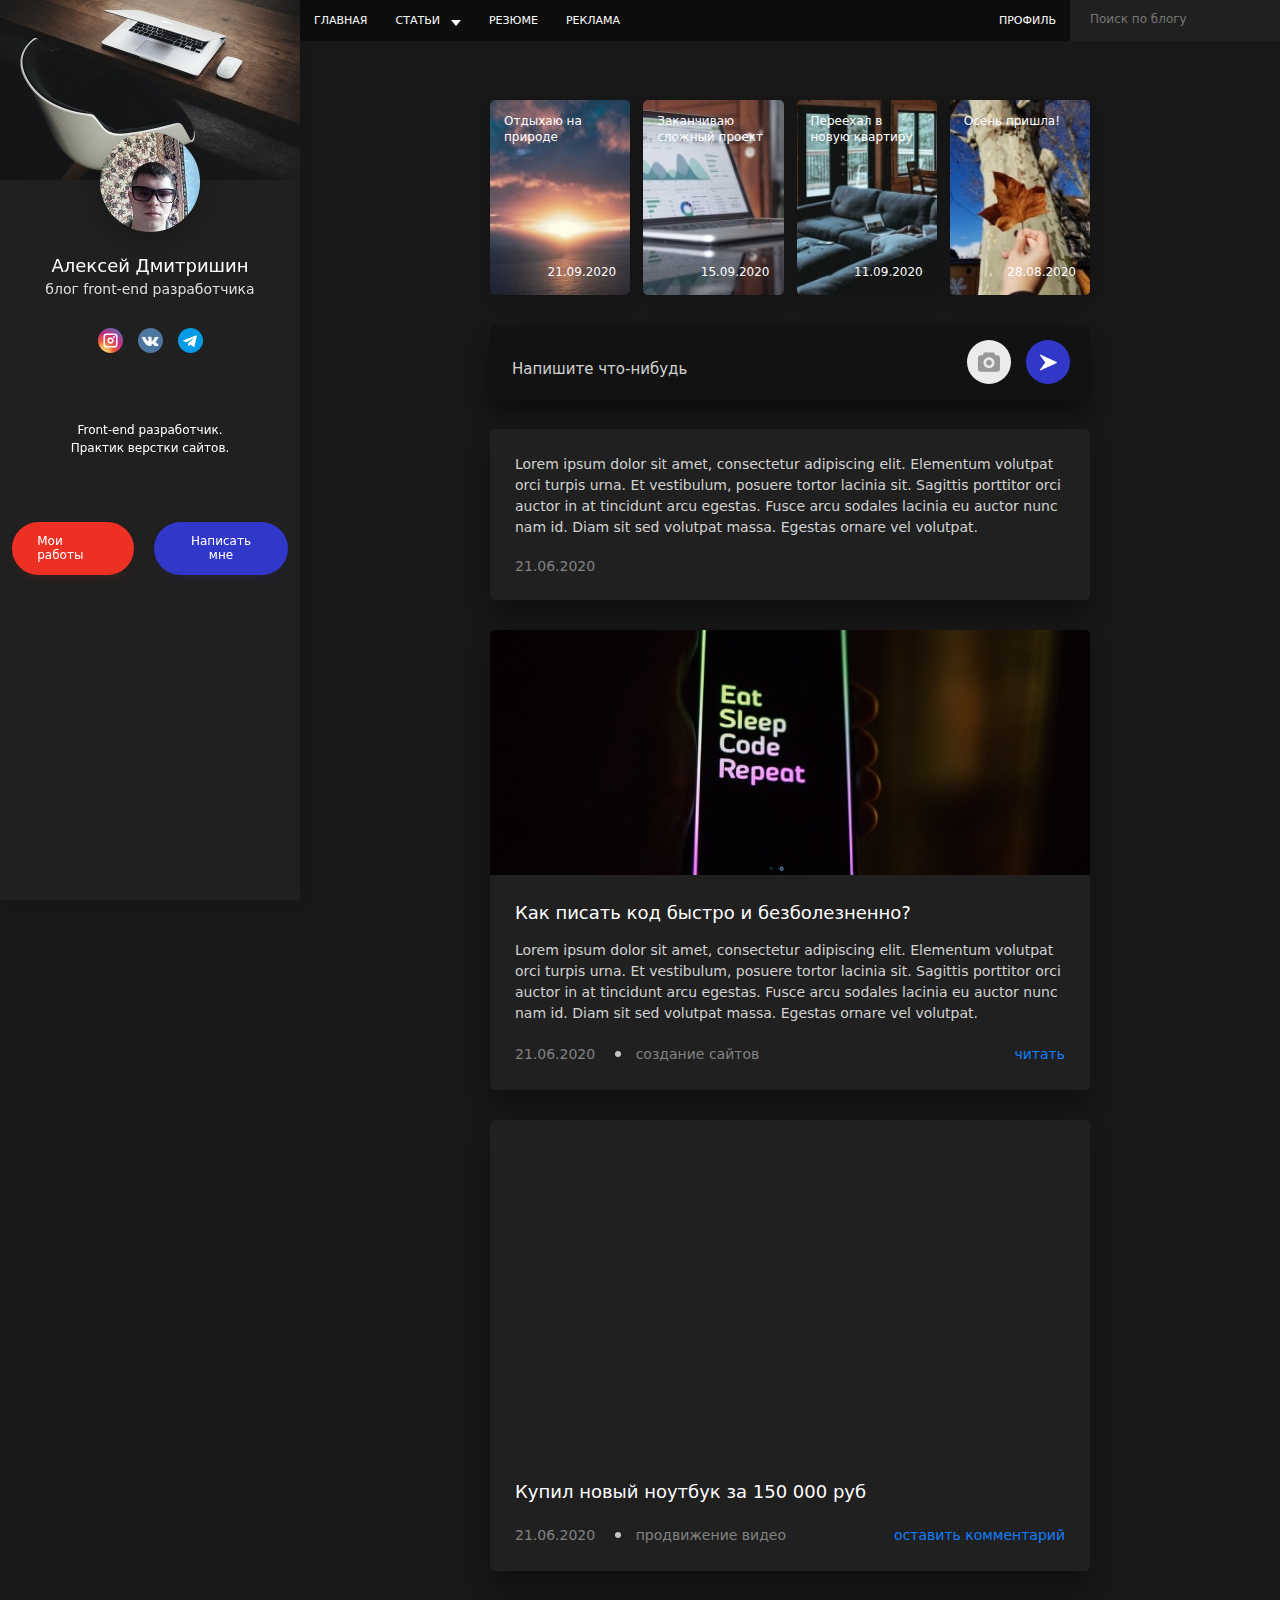
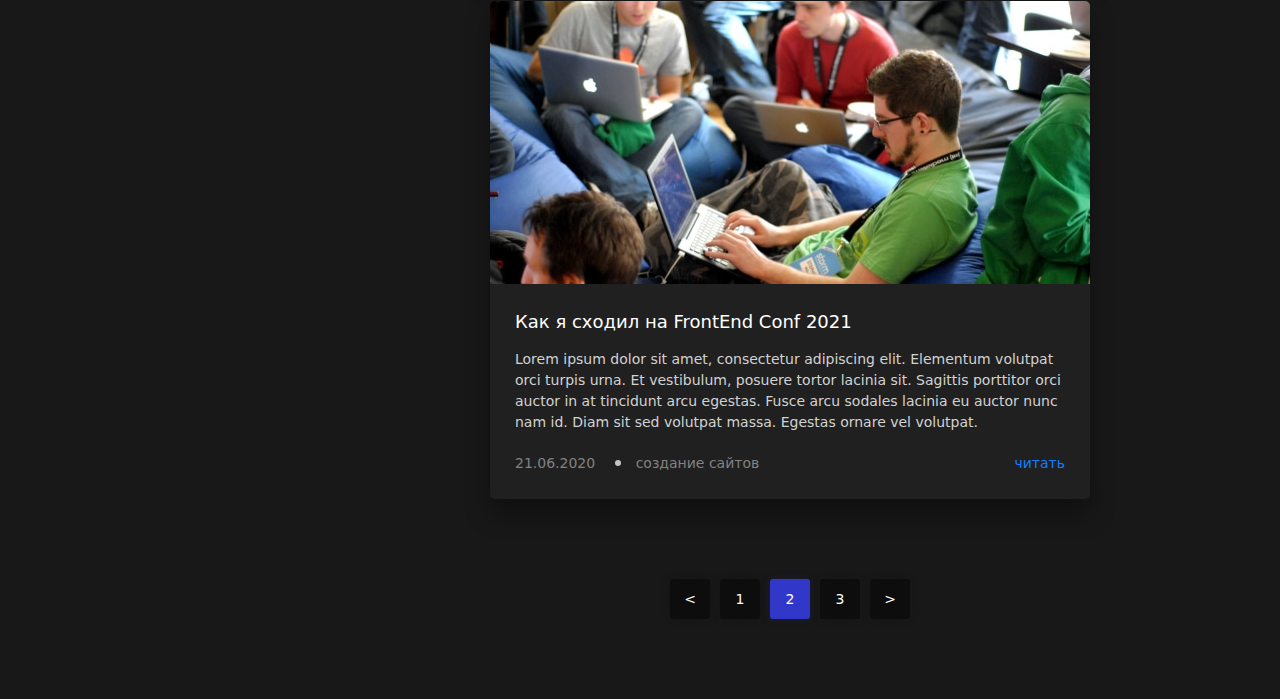
<file: index.html>
<!DOCTYPE html>
<html lang="en">
<head>
    <meta charset="UTF-8">
    <link rel="stylesheet" href="assets/css/style.min.css">
    
    <!-- Useful meta tags -->
    <meta http-equiv="x-ua-compatible" content="ie=edge">
    <meta name="viewport" content="width=device-width, initial-scale=1, shrink-to-fit=no">
    <meta name="robots" content="index, follow">
    <meta name="google" content="notranslate">
    <meta name="format-detection" content="telephone=no">
    <meta name="description" content="">
    
    <title>Home</title>
</head>
<body >

<div class="page" id="page">
        <header class="header">
           <div class="header__left">
               <nav class="nav">
                   <ul class="nav__list">
                       <li class="nav__item">
                           <a class="nav__link" href="index.html">ГЛАВНАЯ</a>
                       </li>
                       <li class="nav__item">
                           <a class="nav__link has-subnav" href="">СТАТЬИ</a>
                            <ul class="subnav">
                                <li>
                                    <a class="subnav__link" href="">Создание сайтов</a>
                                </li>
                                <li>
                                    <a class="subnav__link"  href="">Интернет-маркетинг</a>
                                </li>
                                <li>
                                    <a class="subnav__link"  href="">Продвижение видео</a>
                                </li>
                            </ul>
                       </li>
                       <li class="nav__item" >
                           <a class="nav__link" href="about-me.html">РЕЗЮМЕ</a>
                       </li>
                       <li class="nav__item">
                           <a class="nav__link" href="">РЕКЛАМА</a>
                       </li>
                   </ul>
               </nav>
        
                <button class="burger" type="button" id="sidebarToggle">
                    <span>Открыть навигацию</span>
                </button>
        
           </div>
           <div class="header__right">
            <nav class="nav">
                <ul class="nav__list">
                    <li class="nav__item">
                        <a class="nav__link" href="profile.html">Профиль</a>
                    </li>
                </ul>
            </nav>
            <form class="search" action="search.html" method="get">
                <input class="search__input" type="text" placeholder="Поиск по блогу">
            </form>
           </div>
        </header>

        
            <aside class="sidebar" id="sidebar">
               <div class="sidebar__header">
                   <img src="assets/images/sidebar-header.jpg" alt="">
               </div>
               <div class="sidebar__content">
                    <div class="profile">
                       <img class="profile__avatar" src="assets/images/avatar.jpg" alt="">
                       <div class="profile__header">
                       <div class="profile__name">
                           Алексей Дмитришин
                       </div>
                       <div class="profile__prof">
                        блог front-end разработчика
                       </div>
                    </div>
        
                    
        
                       <ul class="social">
                            <li class="social__item">
                                <a class="social__link" href="https://www.instagram.com/protector2dworld/" target="_blank">
                                <img src="assets/images/instagram1.svg" alt="">
                            </a>
                            </li>
                            <li class="social__item">
                                <a class="social__link" href="https://www.vk.com/protector2dworld/" target="_blank">
                                <img src="assets/images/vk1.svg" alt="">
                            </a>
                            </li>
                            <li class="social__item">
                                <a class="social__link" href="https://t.me/protector2dworld" target="_blank">
                                <img src="assets/images/telegram1.svg" alt="">
                            </a>
                            </li>
                       </ul>
                       <div class="profile__text">
                           <p>
                            Front-end разработчик. <br> Практик верстки сайтов.
                       </div>
                   </div>
                   <nav class="nav nav--mobile">
                    <ul class="nav__list">
                        <li class="nav__item">
                            <a class="nav__link" href="index.html">ГЛАВНАЯ</a>
                        </li>
                        <li class="nav__item">
                            <a class="nav__link has-subnav" href="">СТАТЬИ</a>
                             <ul class="subnav">
                                 <li>
                                     <a class="subnav__link" href="">Создание сайтов</a>
                                 </li>
                                 <li>
                                     <a class="subnav__link"  href="">Интернет-маркетинг</a>
                                 </li>
                                 <li>
                                     <a class="subnav__link"  href="">Продвижение видео</a>
                                 </li>
                             </ul>
                        </li>
                        <li class="nav__item" >
                            <a class="nav__link" href="#">ОБО МНЕ</a>
                        </li>
                        <li class="nav__item">
                            <a class="nav__link" href="#">РЕКЛАМА</a>
                        </li>
                        <li class="nav__item">
                            <a class="nav__link" href="profile.html">Профиль</a>
                        </li>
                        <li class="nav__item">
                            <a class="nav__link" href="#">Выйти</a>
                        </li>
                    </ul>
                </nav>
               </div>
               <div class="sidebar__footer">
                   <a class="btn btn--red" href="works.html">Мои работы</a>
                   <button class="btn btn--blue" type="button" data-modal="contact-modal">Написать мне</button>
               </div>
            </aside>
        
    <main class="main">
        <div class="container">

           
           <div class="stories">
               <div class="stories__item" data-modal="story-modal">
                   <img class="stories__preview" src="assets/images/stories/stories1.jpg" alt="">
                   <div class="stories__title">Отдыхаю на природе</div>
                   <time class="stories__date" datetime="21-09-2020 19:21">21.09.2020</time>
               </div>
               <div class="stories__item">
                   <img class="stories__preview" src="assets/images/stories/stories2.jpg" alt="">
                   <div class="stories__title">Заканчиваю сложный проект</div>
                   <time class="stories__date" datetime="15-09-2020 ">15.09.2020</time>
               </div>
               <div class="stories__item">
                   <img class="stories__preview" src="assets/images/stories/stories3.jpg" alt="">
                   <div class="stories__title">Переехал в новую квартиру</div>
                   <time  class="stories__date" datetime="11-09-2020">11.09.2020</time>
               </div>
               <div class="stories__item">
                   <img class="stories__preview" src="assets/images/stories/stories4.jpg" alt="">
                   <div class="stories__title">Осень пришла!</div>
                   <time class="stories__date" datetime="28-08-2020">28.08.2020</time>
               </div>
           </div>
           
           
           <div class="add-post">
               <form class="add-post__form" action="/" method="post">
                    <textarea class="add-post__textarea" name="post-text" placeholder="Напишите что-нибудь" data-autoresize></textarea>
                    <div class="add-post__form-actions">
                    <label class="add-post__file" for="add-post-file">
                        <input  type="file" id="add-post-file">
                    </label>
                    <button class="add-post__send" type="submit">
                        <img src="assets/images/add-send.svg" alt="">
                    </button>
                   </div>
               </form>
           </div>
           
           
           <div class="post">
                  
           
                   <div class="post__content">
                        <p class="post__description">
                           Lorem ipsum dolor sit amet, consectetur adipiscing elit. Elementum volutpat orci turpis urna. Et vestibulum, posuere tortor lacinia sit. Sagittis porttitor orci auctor in at tincidunt arcu egestas. Fusce arcu sodales lacinia eu auctor nunc nam id. Diam sit sed volutpat massa. Egestas ornare vel volutpat.
                        </p>
                   </div>
           
                   <div class="post__footer">
                        <ul class="post__data">
                            <li class="post__data-item">  
                                <time datetime="2020-06-21 19:20">21.06.2020</time>
                            </li>
                        </ul>
                   </div>
               </div>
           
               <article class="post">
                   <div class="post__header post__header--preview">
                       <a href="post.html">
                       <img class="post__preview" src="assets/images/post2.jpg" alt="Как писать код быстро и безболезненно?">
                      </a>
                   </div>
           
                   <div class="post__content">
                        <h2 class="post__title">
                            <a href="post.html">Как писать код быстро и безболезненно?</a>
                        </h2>
                        <p class="post__description">
                           Lorem ipsum dolor sit amet, consectetur adipiscing elit. Elementum volutpat orci turpis urna. Et vestibulum, posuere tortor lacinia sit. Sagittis porttitor orci auctor in at tincidunt arcu egestas. Fusce arcu sodales lacinia eu auctor nunc nam id. Diam sit sed volutpat massa. Egestas ornare vel volutpat.
                        </p>
                   </div>
           
                   <div class="post__footer">
                        <ul class="post__data">
                            <li class="post__data-item">  
                                <time datetime="2020-06-21 19:20">21.06.2020</time>
                            </li>
                            <li class="post__data-item">
                                <a href="#">создание сайтов</a>
                            </li>
                        </ul>
                        <a class="post__read" href="#">читать</a>
                   </div>
               </article>
           
               <article class="post">
                   <div class="post__header  ">
                       <div class="embed">
                       <iframe width="560" height="315" src="https://www.youtube.com/embed/CvEttNvty0U" title="YouTube video player" frameborder="0" allow="accelerometer; autoplay; clipboard-write; encrypted-media; gyroscope; picture-in-picture" allowfullscreen>
                       </iframe>
                   </div>
                   </div>
           
                   <div class="post__content">
                        <h2 class="post__title">
                            <a href="post.html">Купил новый ноутбук за 150 000 руб</a>
                        </h2>
                       
                   </div>
           
                   <div class="post__footer">
                        <ul class="post__data">
                            <li class="post__data-item">  
                                <time datetime="2020-06-21 19:20">21.06.2020</time>
                            </li>
                            <li class="post__data-item">
                                <a href="#">продвижение видео</a>
                            </li>
                        </ul>
                        <a class="post__read" href="#">оставить комментарий</a>
                   </div>
               </article>
           
               
               <article class="post">
                   <div class="post__header post__header--preview">
                       <a href="#">
                       <img class="post__preview" src="assets/images/post4.jpg" alt="Как я сходил на FrontEnd Conf 2021">
                      </a>
                   </div>
           
                   <div class="post__content">
                        <h2 class="post__title">
                            <a href="post.html">Как я сходил на FrontEnd Conf 2021</a>
                        </h2>
                        <p class="post__description">
                           Lorem ipsum dolor sit amet, consectetur adipiscing elit. Elementum volutpat orci turpis urna. Et vestibulum, posuere tortor lacinia sit. Sagittis porttitor orci auctor in at tincidunt arcu egestas. Fusce arcu sodales lacinia eu auctor nunc nam id. Diam sit sed volutpat massa. Egestas ornare vel volutpat.
                        </p>
                   </div>
           
                   <div class="post__footer">
                        <ul class="post__data">
                            <li class="post__data-item">  
                                <time datetime="2020-06-21 19:20">21.06.2020</time>
                            </li>
                            <li class="post__data-item">
                                <a href="#">создание сайтов</a>
                            </li>
                        </ul>
                        <a class="post__read" href="post.html">читать</a>
                   </div>
               </article>
           
           
               <ul class="pagination">
                   <li class="pagination__item">
                       <a class="pagination__link" href="#">&lt;</a>
                   </li>
                   <li class="pagination__item">
                       <a class="pagination__link" href="#">1</a>
                   </li>
                   <li class="pagination__item">
                       <a class="pagination__link active" href="#">2</a>
                   </li>
                   <li class="pagination__item">
                       <a class="pagination__link" href="#">3</a>
                   </li>
                   <li class="pagination__item">
                       <a class="pagination__link" href="#">&gt;</a>
                   </li>
               </ul>
           

           

           
        </div>

        
    
    </main>
</div>

    <div class="modal" id="story-modal">
        <div class="modal__content modal__content--story">
        <video class="modal__video" src="" poster="https://placehold.it/420×580"></video>
       </div>
    </div>    <div class="modal" id="contact-modal">
        <div class="modal__content modal__content--contact">
            <form class="form" action="/" method="POST">
        
                <div class="form__group form__group--md">
                    <input class="form__control" type="text" placeholder="Ваше имя">
                    <span class="form__line"></span>
                </div>
                <div class="form__group form__group--md">
                    <input class="form__control" type="email" placeholder="Ваш e-mail">
                    <span class="form__line"></span>
                </div>
                <div class="form__group form__group--md">
                    <textarea class="form__control form__control--textarea" placeholder="Текс сообщения"></textarea>
                    <span class="form__line"></span>
                </div>
                <div class="form__footer">
               <div class="form__group form__group--md">
                <button class="btn btn--blue btn--rounded btn--sm" type="submit">Отправить</button>
                </div>
               </div>
            </form>
            <ul class="modal__footer">
                <li>
                e-mail: <a href="mailto:protector2dworld@gmail.com">protector2dworld@gmail.com</a>
                </li>
                <li>
                тел: <a href="tel:+380672483238">+38-067-248-3238</a>
                </li>
            </ul>
            <button class="modal__close" type="button">
                <img src="assets/images/close.svg" alt="Закрыть">
            </button>
        </div> <!--.modal__content -->
    </div> <!--.modal -->    <div class="modal" id="share-modal">
        <div class="modal__content">
            <button class="modal__close" type="button">
                <img src="assets/images/close.svg" alt="Закрыть">
            </button>
    
            <ul class="social">
                <li class="social__item">
                    <a class="social__link" href="#">
                    <img src="assets/images/share/facebook.svg" alt="">
                </a>
                </li>
                <li class="social__item">
                    <a class="social__link" href="#">
                    <img src="assets/images/share/twitter.svg" alt="">
                </a>
                </li>
                <li class="social__item">
                    <a class="social__link" href="#">
                    <img src="assets/images/share/vk.svg" alt="">
                </a>
                </li>
                <li class="social__item">
                    <a class="social__link" href="#">
                    <img src="assets/images/share/copy.svg" alt="">
                </a>
                </li>
           </ul>
        </div> <!--.modal__content -->
    </div> <!--.modal -->    



    <script src="assets/js/app.js"></script>
  
</body>
</html>
</file>
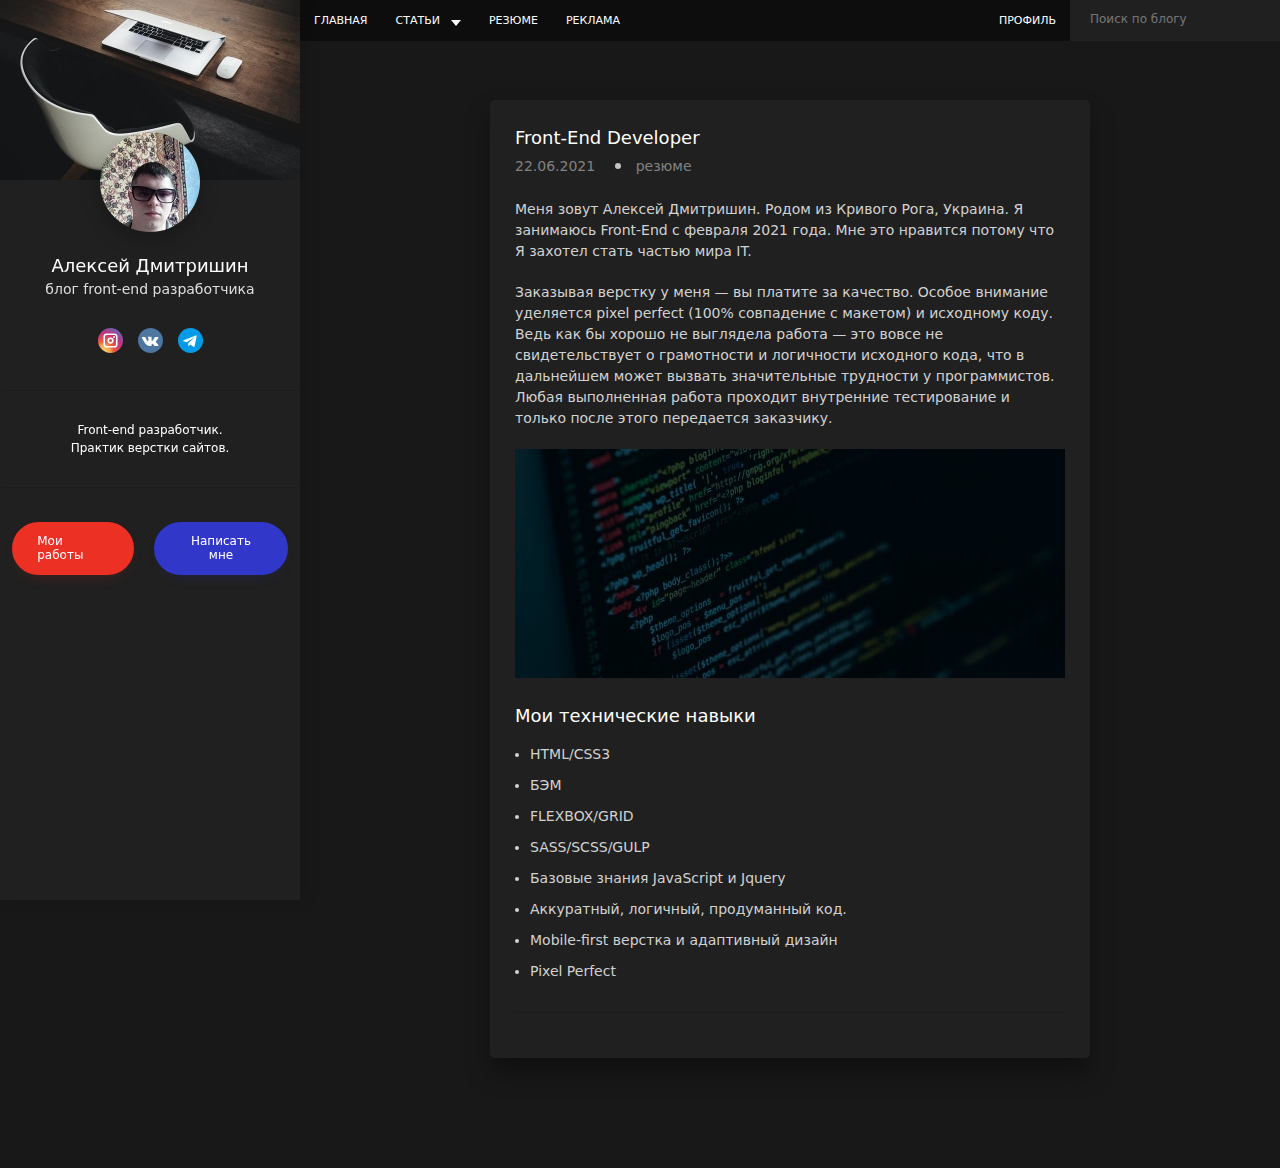
<file: about-me.html>
<!DOCTYPE html>
<html lang="en">
<head>
    <meta charset="UTF-8">
    <link rel="stylesheet" href="assets/css/style.min.css">
    
    <!-- Useful meta tags -->
    <meta http-equiv="x-ua-compatible" content="ie=edge">
    <meta name="viewport" content="width=device-width, initial-scale=1, shrink-to-fit=no">
    <meta name="robots" content="index, follow">
    <meta name="google" content="notranslate">
    <meta name="format-detection" content="telephone=no">
    <meta name="description" content="">
    
    <title>About me</title>
</head>
<body >

<div class="page" id="page">
        <header class="header">
           <div class="header__left">
               <nav class="nav">
                   <ul class="nav__list">
                       <li class="nav__item">
                           <a class="nav__link" href="index.html">ГЛАВНАЯ</a>
                       </li>
                       <li class="nav__item">
                           <a class="nav__link has-subnav" href="">СТАТЬИ</a>
                            <ul class="subnav">
                                <li>
                                    <a class="subnav__link" href="">Создание сайтов</a>
                                </li>
                                <li>
                                    <a class="subnav__link"  href="">Интернет-маркетинг</a>
                                </li>
                                <li>
                                    <a class="subnav__link"  href="">Продвижение видео</a>
                                </li>
                            </ul>
                       </li>
                       <li class="nav__item" >
                           <a class="nav__link" href="about-me.html">РЕЗЮМЕ</a>
                       </li>
                       <li class="nav__item">
                           <a class="nav__link" href="">РЕКЛАМА</a>
                       </li>
                   </ul>
               </nav>
        
                <button class="burger" type="button" id="sidebarToggle">
                    <span>Открыть навигацию</span>
                </button>
        
           </div>
           <div class="header__right">
            <nav class="nav">
                <ul class="nav__list">
                    <li class="nav__item">
                        <a class="nav__link" href="profile.html">Профиль</a>
                    </li>
                </ul>
            </nav>
            <form class="search" action="search.html" method="get">
                <input class="search__input" type="text" placeholder="Поиск по блогу">
            </form>
           </div>
        </header>

        
            <aside class="sidebar" id="sidebar">
               <div class="sidebar__header">
                   <img src="assets/images/sidebar-header.jpg" alt="">
               </div>
               <div class="sidebar__content">
                    <div class="profile">
                       <img class="profile__avatar" src="assets/images/avatar.jpg" alt="">
                       <div class="profile__header">
                       <div class="profile__name">
                           Алексей Дмитришин
                       </div>
                       <div class="profile__prof">
                        блог front-end разработчика
                       </div>
                    </div>
        
                    
        
                       <ul class="social">
                            <li class="social__item">
                                <a class="social__link" href="https://www.instagram.com/protector2dworld/" target="_blank">
                                <img src="assets/images/instagram1.svg" alt="">
                            </a>
                            </li>
                            <li class="social__item">
                                <a class="social__link" href="https://www.vk.com/protector2dworld/" target="_blank">
                                <img src="assets/images/vk1.svg" alt="">
                            </a>
                            </li>
                            <li class="social__item">
                                <a class="social__link" href="https://t.me/protector2dworld" target="_blank">
                                <img src="assets/images/telegram1.svg" alt="">
                            </a>
                            </li>
                       </ul>
                       <div class="profile__text">
                           <p>
                            Front-end разработчик. <br> Практик верстки сайтов.
                       </div>
                   </div>
                   <nav class="nav nav--mobile">
                    <ul class="nav__list">
                        <li class="nav__item">
                            <a class="nav__link" href="index.html">ГЛАВНАЯ</a>
                        </li>
                        <li class="nav__item">
                            <a class="nav__link has-subnav" href="">СТАТЬИ</a>
                             <ul class="subnav">
                                 <li>
                                     <a class="subnav__link" href="">Создание сайтов</a>
                                 </li>
                                 <li>
                                     <a class="subnav__link"  href="">Интернет-маркетинг</a>
                                 </li>
                                 <li>
                                     <a class="subnav__link"  href="">Продвижение видео</a>
                                 </li>
                             </ul>
                        </li>
                        <li class="nav__item" >
                            <a class="nav__link" href="#">ОБО МНЕ</a>
                        </li>
                        <li class="nav__item">
                            <a class="nav__link" href="#">РЕКЛАМА</a>
                        </li>
                        <li class="nav__item">
                            <a class="nav__link" href="profile.html">Профиль</a>
                        </li>
                        <li class="nav__item">
                            <a class="nav__link" href="#">Выйти</a>
                        </li>
                    </ul>
                </nav>
               </div>
               <div class="sidebar__footer">
                   <a class="btn btn--red" href="works.html">Мои работы</a>
                   <button class="btn btn--blue" type="button" data-modal="contact-modal">Написать мне</button>
               </div>
            </aside>
        
    <main class="main">
        <div class="container">

           
           <article class="post">
               <div class="post__header">
                   <h2 class="post__title post__title--open">
                      Front-End Developer
                   </h2>
                   <ul class="post__data">
                       <li class="post__data-item">  
                           <time datetime="2020-06-21 19:20">22.06.2021</time>
                       </li>
                       <li class="post__data-item">
                           <a href="#">резюме</a>
                       </li>
                   </ul>
               </div>
           
               <div class="post__content">
                   <div class="post__text">
                           <p>
                              Меня зовут Алексей Дмитришин. Родом из Кривого Рога, Украина. Я занимаюсь Front-End с февраля 2021 года. Мне это нравится потому что Я захотел стать частью мира IT. 
                           </p>
                            <p>
                               Заказывая верстку у меня — вы платите за качество. Особое внимание уделяется pixel perfect (100% совпадение с макетом) и исходному коду.
                               Ведь как бы хорошо не выглядела работа — это вовсе не свидетельствует о грамотности и логичности исходного кода, что в дальнейшем может вызвать значительные трудности у программистов. Любая выполненная работа проходит внутренние тестирование и только после этого передается заказчику.
                           </p>
                           <img src="assets/images/post-image.jpg" alt="">
           
                           <ul class="post__skill-list">
                               <h1 class="post__title">
                                   Мои технические навыки
                               </h1>
                               <li class="post__skill-item">HTML/CSS3</li>
                               <li class="post__skill-item">БЭМ</li>
                               <li class="post__skill-item">FLEXBOX/GRID</li>
                               <li class="post__skill-item">SASS/SCSS/GULP</li>
                               <li class="post__skill-item">Базовые знания JavaScript и Jquery</li>
                               <li class="post__skill-item">Аккуратный, логичный, продуманный код.</li>
                               <li class="post__skill-item">Mobile-first верстка и адаптивный дизайн</li>
                               <li class="post__skill-item">Pixel Perfect</li>
                           </ul>
                   </div> <!--post__text -->    
               </div>  <!--post__content -->
           </article> <!-- .post -->

           

           
        </div>

        
    
    </main>
</div>

    <div class="modal" id="story-modal">
        <div class="modal__content modal__content--story">
        <video class="modal__video" src="" poster="https://placehold.it/420×580"></video>
       </div>
    </div>    <div class="modal" id="contact-modal">
        <div class="modal__content modal__content--contact">
            <form class="form" action="/" method="POST">
        
                <div class="form__group form__group--md">
                    <input class="form__control" type="text" placeholder="Ваше имя">
                    <span class="form__line"></span>
                </div>
                <div class="form__group form__group--md">
                    <input class="form__control" type="email" placeholder="Ваш e-mail">
                    <span class="form__line"></span>
                </div>
                <div class="form__group form__group--md">
                    <textarea class="form__control form__control--textarea" placeholder="Текс сообщения"></textarea>
                    <span class="form__line"></span>
                </div>
                <div class="form__footer">
               <div class="form__group form__group--md">
                <button class="btn btn--blue btn--rounded btn--sm" type="submit">Отправить</button>
                </div>
               </div>
            </form>
            <ul class="modal__footer">
                <li>
                e-mail: <a href="mailto:protector2dworld@gmail.com">protector2dworld@gmail.com</a>
                </li>
                <li>
                тел: <a href="tel:+380672483238">+38-067-248-3238</a>
                </li>
            </ul>
            <button class="modal__close" type="button">
                <img src="assets/images/close.svg" alt="Закрыть">
            </button>
        </div> <!--.modal__content -->
    </div> <!--.modal -->    <div class="modal" id="share-modal">
        <div class="modal__content">
            <button class="modal__close" type="button">
                <img src="assets/images/close.svg" alt="Закрыть">
            </button>
    
            <ul class="social">
                <li class="social__item">
                    <a class="social__link" href="#">
                    <img src="assets/images/share/facebook.svg" alt="">
                </a>
                </li>
                <li class="social__item">
                    <a class="social__link" href="#">
                    <img src="assets/images/share/twitter.svg" alt="">
                </a>
                </li>
                <li class="social__item">
                    <a class="social__link" href="#">
                    <img src="assets/images/share/vk.svg" alt="">
                </a>
                </li>
                <li class="social__item">
                    <a class="social__link" href="#">
                    <img src="assets/images/share/copy.svg" alt="">
                </a>
                </li>
           </ul>
        </div> <!--.modal__content -->
    </div> <!--.modal -->    



    <script src="assets/js/app.js"></script>
  
</body>
</html>
</file>
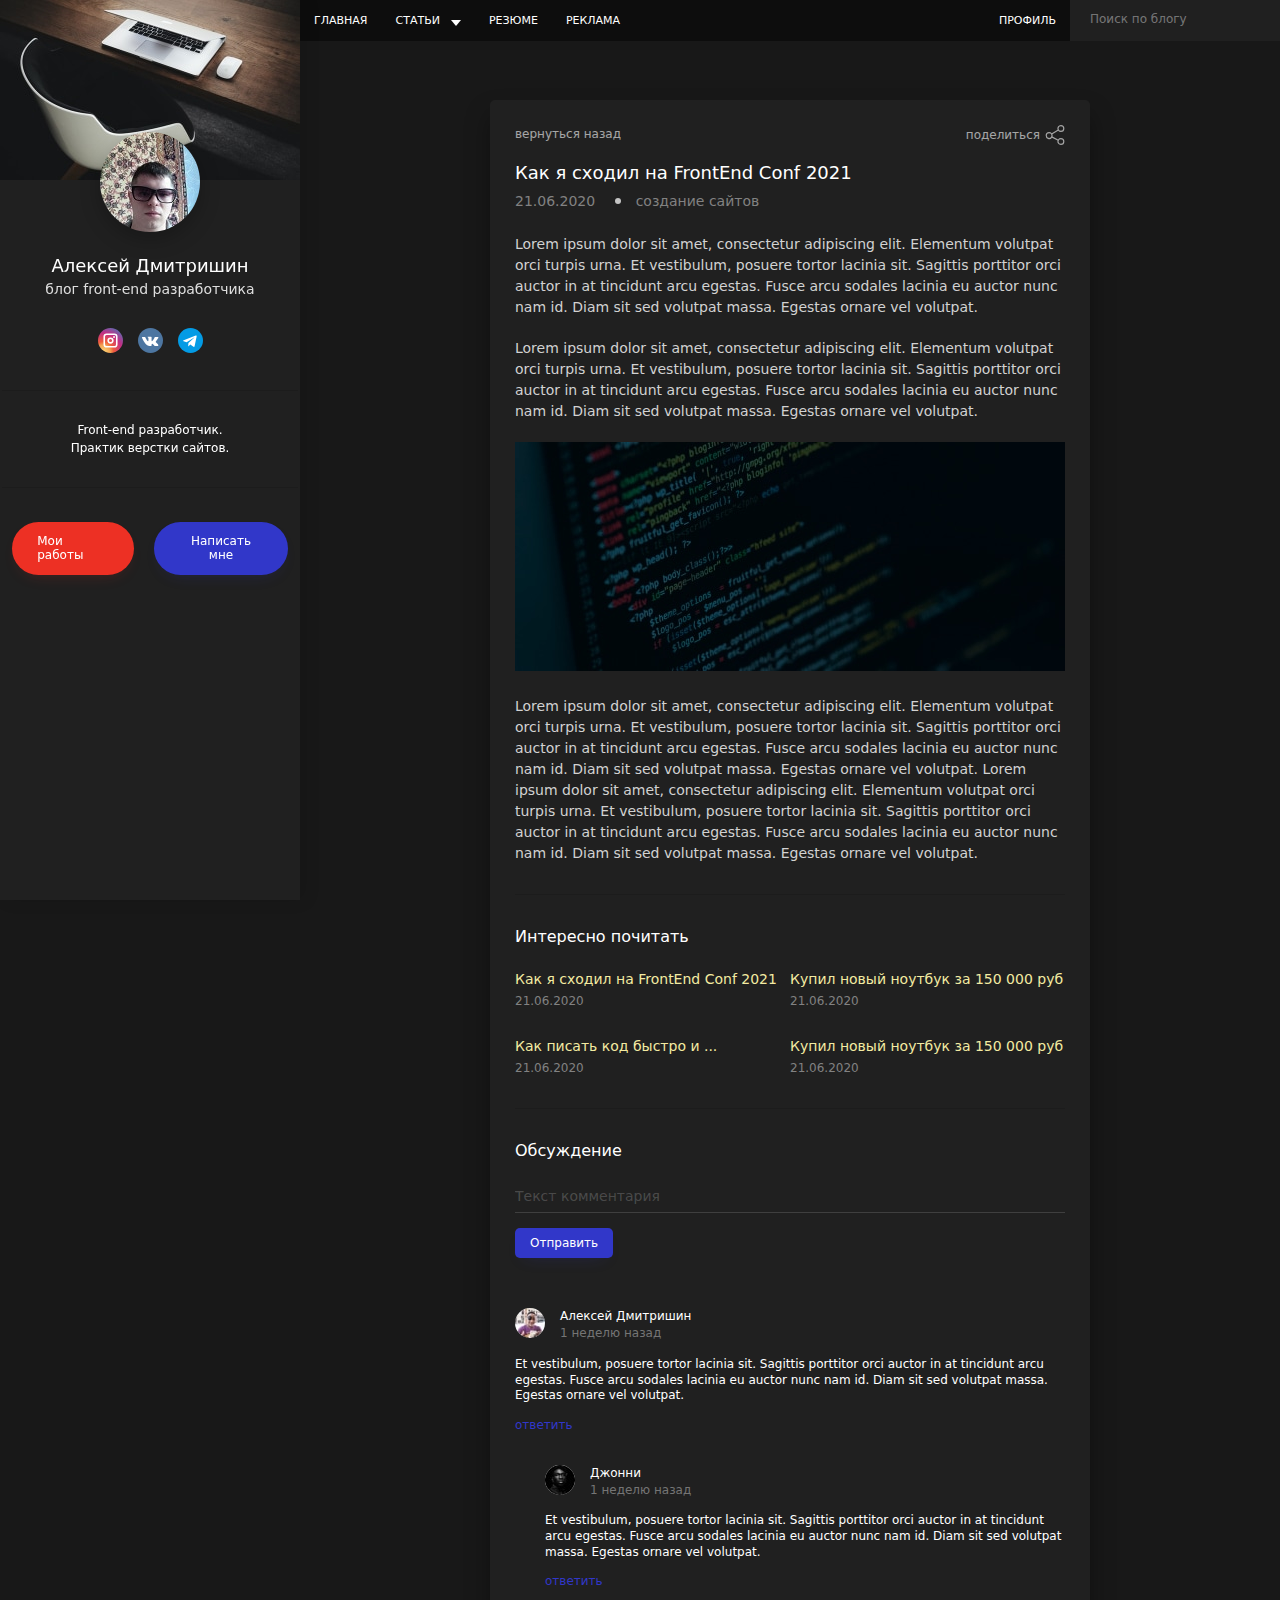
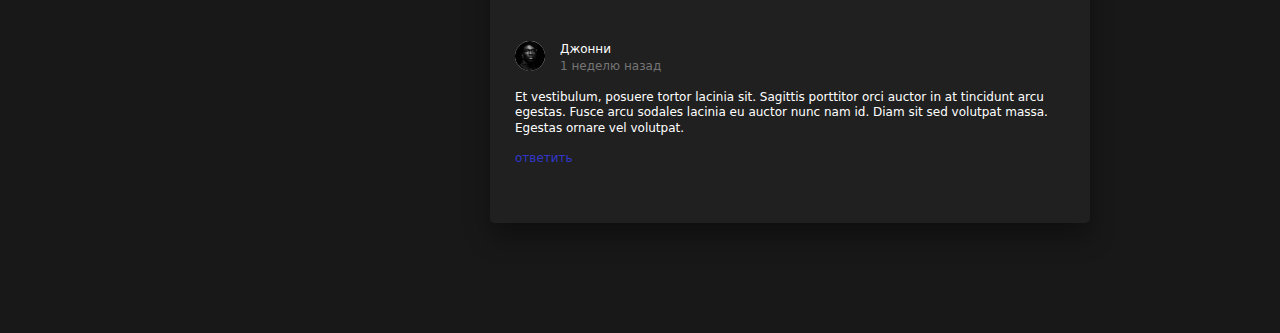
<file: post.html>
<!DOCTYPE html>
<html lang="en">
<head>
    <meta charset="UTF-8">
    <link rel="stylesheet" href="assets/css/style.min.css">
    
    <!-- Useful meta tags -->
    <meta http-equiv="x-ua-compatible" content="ie=edge">
    <meta name="viewport" content="width=device-width, initial-scale=1, shrink-to-fit=no">
    <meta name="robots" content="index, follow">
    <meta name="google" content="notranslate">
    <meta name="format-detection" content="telephone=no">
    <meta name="description" content="">
    
    <title>Post</title>
</head>
<body >

<div class="page" id="page">
        <header class="header">
           <div class="header__left">
               <nav class="nav">
                   <ul class="nav__list">
                       <li class="nav__item">
                           <a class="nav__link" href="index.html">ГЛАВНАЯ</a>
                       </li>
                       <li class="nav__item">
                           <a class="nav__link has-subnav" href="">СТАТЬИ</a>
                            <ul class="subnav">
                                <li>
                                    <a class="subnav__link" href="">Создание сайтов</a>
                                </li>
                                <li>
                                    <a class="subnav__link"  href="">Интернет-маркетинг</a>
                                </li>
                                <li>
                                    <a class="subnav__link"  href="">Продвижение видео</a>
                                </li>
                            </ul>
                       </li>
                       <li class="nav__item" >
                           <a class="nav__link" href="about-me.html">РЕЗЮМЕ</a>
                       </li>
                       <li class="nav__item">
                           <a class="nav__link" href="">РЕКЛАМА</a>
                       </li>
                   </ul>
               </nav>
        
                <button class="burger" type="button" id="sidebarToggle">
                    <span>Открыть навигацию</span>
                </button>
        
           </div>
           <div class="header__right">
            <nav class="nav">
                <ul class="nav__list">
                    <li class="nav__item">
                        <a class="nav__link" href="profile.html">Профиль</a>
                    </li>
                </ul>
            </nav>
            <form class="search" action="search.html" method="get">
                <input class="search__input" type="text" placeholder="Поиск по блогу">
            </form>
           </div>
        </header>

        
            <aside class="sidebar" id="sidebar">
               <div class="sidebar__header">
                   <img src="assets/images/sidebar-header.jpg" alt="">
               </div>
               <div class="sidebar__content">
                    <div class="profile">
                       <img class="profile__avatar" src="assets/images/avatar.jpg" alt="">
                       <div class="profile__header">
                       <div class="profile__name">
                           Алексей Дмитришин
                       </div>
                       <div class="profile__prof">
                        блог front-end разработчика
                       </div>
                    </div>
        
                    
        
                       <ul class="social">
                            <li class="social__item">
                                <a class="social__link" href="https://www.instagram.com/protector2dworld/" target="_blank">
                                <img src="assets/images/instagram1.svg" alt="">
                            </a>
                            </li>
                            <li class="social__item">
                                <a class="social__link" href="https://www.vk.com/protector2dworld/" target="_blank">
                                <img src="assets/images/vk1.svg" alt="">
                            </a>
                            </li>
                            <li class="social__item">
                                <a class="social__link" href="https://t.me/protector2dworld" target="_blank">
                                <img src="assets/images/telegram1.svg" alt="">
                            </a>
                            </li>
                       </ul>
                       <div class="profile__text">
                           <p>
                            Front-end разработчик. <br> Практик верстки сайтов.
                       </div>
                   </div>
                   <nav class="nav nav--mobile">
                    <ul class="nav__list">
                        <li class="nav__item">
                            <a class="nav__link" href="index.html">ГЛАВНАЯ</a>
                        </li>
                        <li class="nav__item">
                            <a class="nav__link has-subnav" href="">СТАТЬИ</a>
                             <ul class="subnav">
                                 <li>
                                     <a class="subnav__link" href="">Создание сайтов</a>
                                 </li>
                                 <li>
                                     <a class="subnav__link"  href="">Интернет-маркетинг</a>
                                 </li>
                                 <li>
                                     <a class="subnav__link"  href="">Продвижение видео</a>
                                 </li>
                             </ul>
                        </li>
                        <li class="nav__item" >
                            <a class="nav__link" href="#">ОБО МНЕ</a>
                        </li>
                        <li class="nav__item">
                            <a class="nav__link" href="#">РЕКЛАМА</a>
                        </li>
                        <li class="nav__item">
                            <a class="nav__link" href="profile.html">Профиль</a>
                        </li>
                        <li class="nav__item">
                            <a class="nav__link" href="#">Выйти</a>
                        </li>
                    </ul>
                </nav>
               </div>
               <div class="sidebar__footer">
                   <a class="btn btn--red" href="works.html">Мои работы</a>
                   <button class="btn btn--blue" type="button" data-modal="contact-modal">Написать мне</button>
               </div>
            </aside>
        
    <main class="main">
        <div class="container">

           
           <article class="post">
               <div class="post__actions">
                   <a href="index.html">вернуться назад</a>
                   <a href="share-modal.html">поделиться<img class="post__actions-icon" src="assets/images/share.svg" data-modal="share-modal" alt="">
                   </a>
               </div>
               <div class="post__header">
                   <h2 class="post__title post__title--open">
                       Как я сходил на FrontEnd Conf 2021
                   </h2>
                   <ul class="post__data">
                       <li class="post__data-item">  
                           <time datetime="2020-06-21 19:20">21.06.2020</time>
                       </li>
                       <li class="post__data-item">
                           <a href="#">создание сайтов</a>
                       </li>
                   </ul>
               </div>
           
               <div class="post__content">
                   <div class="post__text">
                           <p>
                                Lorem ipsum dolor sit amet, consectetur adipiscing elit. Elementum volutpat orci turpis urna. Et vestibulum, posuere tortor lacinia sit. Sagittis porttitor orci auctor in at tincidunt arcu egestas. Fusce arcu sodales lacinia eu auctor nunc nam id. Diam sit sed volutpat massa. Egestas ornare vel volutpat.
                           </p>
                           <p>
                               Lorem ipsum dolor sit amet, consectetur adipiscing elit. Elementum volutpat orci turpis urna. Et vestibulum, posuere tortor lacinia sit. Sagittis porttitor orci auctor in at tincidunt arcu egestas. Fusce arcu sodales lacinia eu auctor nunc nam id. Diam sit sed volutpat massa. Egestas ornare vel volutpat.
                           </p>
                           <img src="assets/images/post-image.jpg" alt="">
           
                           <p>Lorem ipsum dolor sit amet, consectetur adipiscing elit. Elementum volutpat orci turpis urna. Et vestibulum, posuere tortor lacinia sit. Sagittis porttitor orci auctor in at tincidunt arcu egestas. Fusce arcu sodales lacinia eu auctor nunc nam id. Diam sit sed volutpat massa. Egestas ornare vel volutpat. Lorem ipsum dolor sit amet, consectetur adipiscing elit. Elementum volutpat orci turpis urna. Et vestibulum, posuere tortor lacinia sit. Sagittis porttitor orci auctor in at tincidunt arcu egestas. Fusce arcu sodales lacinia eu auctor nunc nam id. Diam sit sed volutpat massa. Egestas ornare vel volutpat.</p>
                   </div> <!--post__text -->
           
                   <div class="related">
                       <h3 class="post__subtitle">
                           Интересно почитать
                       </h3>
                       <ul class="related__list">
                           <li class="related__list-item">
                               <h4 class="related__list-title">
                                    <a href="#">Как я сходил на FrontEnd Conf 2021</a>
                               </h4>
                               <time class="related__list-date" datetime="2020-06-21 19:21">21.06.2020</time>
                           </li>
                           <li class="related__list-item">
                               <h4 class="related__list-title">
                                    <a href="#">Купил новый ноутбук за 150 000 руб</a>
                               </h4>
                               <time class="related__list-date" datetime="2020-06-21 19:21">21.06.2020</time>
                           </li>
                           <li class="related__list-item">
                               <h4 class="related__list-title">
                                    <a href="#">Как писать код быстро и  ...</a>
                               </h4>
                               <time class="related__list-date" datetime="2020-06-21 19:21">21.06.2020</time>
                           </li>
                           <li class="related__list-item">
                               <h4 class="related__list-title">
                                    <a href="#">Купил новый ноутбук за 150 000 руб</a>
                               </h4>
                               <time class="related__list-date" datetime="2020-06-21 19:21">21.06.2020</time>
                           </li>
                       </ul>
                   </div> <!-- related -->
                    
               </div>  <!--post__content -->
           
                   <h3 class="post__subtitle">
                       Обсуждение
                   </h3>
           
                   <form class="form" action="/" method="POST">
                     <div class="form__group">
                       <textarea class="form__control form__control--textarea" name="comment-text" placeholder="Текст комментария" data-autoresize></textarea>
                       <span class="form__line"></span>
                     </div>
                       <button class="btn btn--blue btn--rounded btn--sm" type="submit">Отправить</button>
                   </form>
                   
                   <ul class="comments">
                       <li class="comments__item">
                           <div class="comments__header">
                               <img class="comments__avatar" src="assets/images/avatar1.jpg" alt="">
                            <div class="comments__author">
                               <div class="comments__name">Алексей Дмитришин</div>
                               <time class="comments__pubdate" datetime="2020-06-31 19:21">1 неделю назад</time>
                             </div>
                           </div>
                           <div class="comments__text">
                               Et vestibulum, posuere tortor lacinia sit. Sagittis porttitor orci auctor in at tincidunt arcu egestas. Fusce arcu sodales lacinia eu auctor nunc nam id. Diam sit sed volutpat massa. Egestas ornare vel volutpat.
                           </div>
                           <button class="comments__reply" type="button">ответить</button>
                           <ul class="comments">
                               <li class="comments__item">
                                   <div class="comments__header">
                                       <img class="comments__avatar" src="assets/images/avatar3.jpg" alt="">
                                    <div class="comments__author">
                                       <div class="comments__name">Джонни</div>
                                       <time class="comments__pubdate" datetime="2020-06-31 19:21">1 неделю назад</time>
                                     </div>
                                   </div>
                                   <div class="comments__text">
                                       Et vestibulum, posuere tortor lacinia sit. Sagittis porttitor orci auctor in at tincidunt arcu egestas. Fusce arcu sodales lacinia eu auctor nunc nam id. Diam sit sed volutpat massa. Egestas ornare vel volutpat.
                                   </div>
                                   <button class="comments__reply" type="button">ответить</button>
                               </li>
                           </ul>
                       </li>
                   </ul>
                   <ul class="comments">
                       <li class="comments__item">
                           <div class="comments__header">
                               <img class="comments__avatar" src="assets/images/avatar3.jpg" alt="">
                            <div class="comments__author">
                               <div class="comments__name">Джонни</div>
                               <time class="comments__pubdate" datetime="2020-06-31 19:21">1 неделю назад</time>
                             </div>
                           </div>
                           <div class="comments__text">
                               Et vestibulum, posuere tortor lacinia sit. Sagittis porttitor orci auctor in at tincidunt arcu egestas. Fusce arcu sodales lacinia eu auctor nunc nam id. Diam sit sed volutpat massa. Egestas ornare vel volutpat.
                           </div>
                           <button class="comments__reply" type="button">ответить</button>
                       </li>
                   </ul>
               
               
           </article> <!-- .post -->

           

           
        </div>

        
    
    </main>
</div>

    <div class="modal" id="story-modal">
        <div class="modal__content modal__content--story">
        <video class="modal__video" src="" poster="https://placehold.it/420×580"></video>
       </div>
    </div>    <div class="modal" id="contact-modal">
        <div class="modal__content modal__content--contact">
            <form class="form" action="/" method="POST">
        
                <div class="form__group form__group--md">
                    <input class="form__control" type="text" placeholder="Ваше имя">
                    <span class="form__line"></span>
                </div>
                <div class="form__group form__group--md">
                    <input class="form__control" type="email" placeholder="Ваш e-mail">
                    <span class="form__line"></span>
                </div>
                <div class="form__group form__group--md">
                    <textarea class="form__control form__control--textarea" placeholder="Текс сообщения"></textarea>
                    <span class="form__line"></span>
                </div>
                <div class="form__footer">
               <div class="form__group form__group--md">
                <button class="btn btn--blue btn--rounded btn--sm" type="submit">Отправить</button>
                </div>
               </div>
            </form>
            <ul class="modal__footer">
                <li>
                e-mail: <a href="mailto:protector2dworld@gmail.com">protector2dworld@gmail.com</a>
                </li>
                <li>
                тел: <a href="tel:+380672483238">+38-067-248-3238</a>
                </li>
            </ul>
            <button class="modal__close" type="button">
                <img src="assets/images/close.svg" alt="Закрыть">
            </button>
        </div> <!--.modal__content -->
    </div> <!--.modal -->    <div class="modal" id="share-modal">
        <div class="modal__content">
            <button class="modal__close" type="button">
                <img src="assets/images/close.svg" alt="Закрыть">
            </button>
    
            <ul class="social">
                <li class="social__item">
                    <a class="social__link" href="#">
                    <img src="assets/images/share/facebook.svg" alt="">
                </a>
                </li>
                <li class="social__item">
                    <a class="social__link" href="#">
                    <img src="assets/images/share/twitter.svg" alt="">
                </a>
                </li>
                <li class="social__item">
                    <a class="social__link" href="#">
                    <img src="assets/images/share/vk.svg" alt="">
                </a>
                </li>
                <li class="social__item">
                    <a class="social__link" href="#">
                    <img src="assets/images/share/copy.svg" alt="">
                </a>
                </li>
           </ul>
        </div> <!--.modal__content -->
    </div> <!--.modal -->    



    <script src="assets/js/app.js"></script>
  
</body>
</html>
</file>
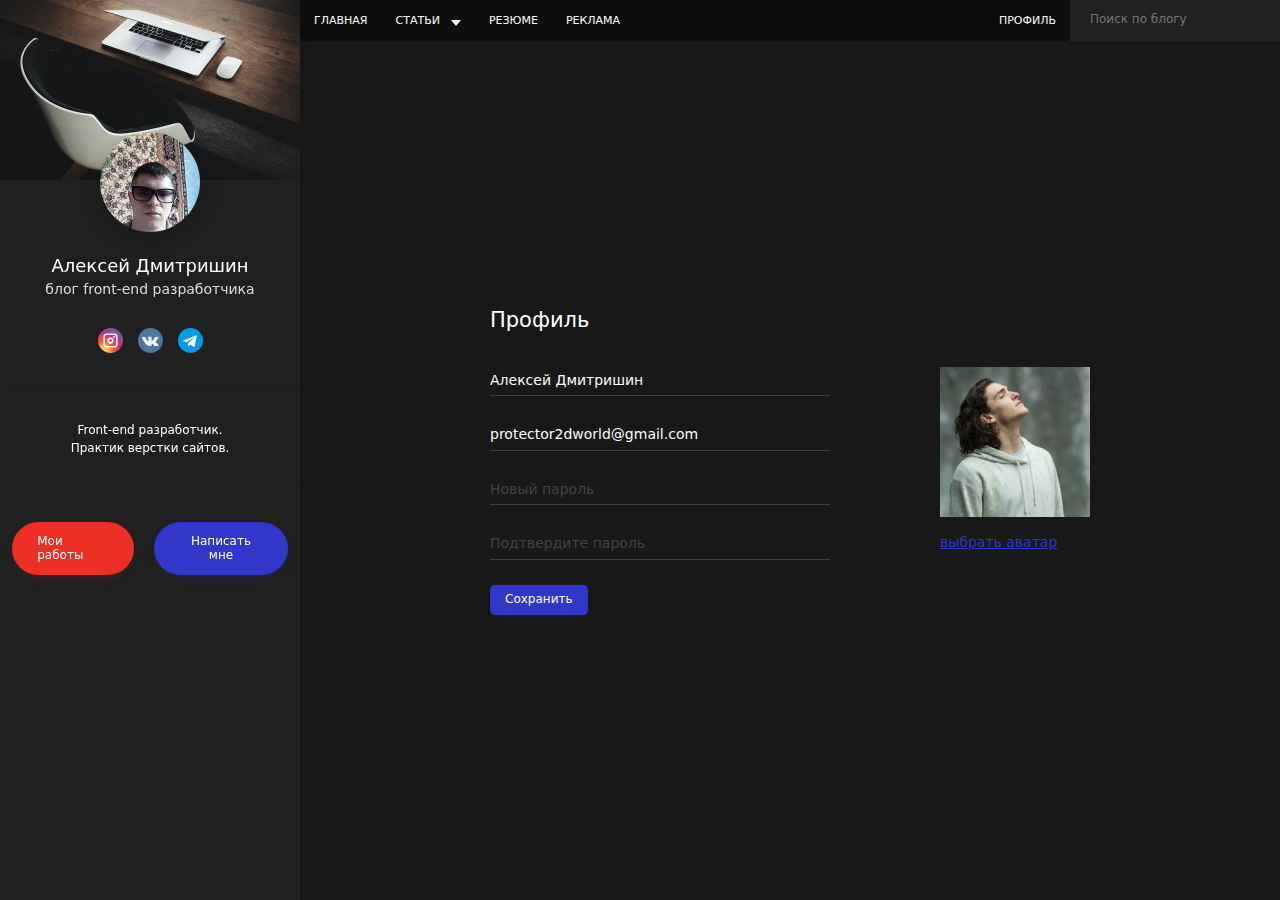
<file: profile.html>
<!DOCTYPE html>
<html lang="en">
<head>
    <meta charset="UTF-8">
    <link rel="stylesheet" href="assets/css/style.min.css">
    
    <!-- Useful meta tags -->
    <meta http-equiv="x-ua-compatible" content="ie=edge">
    <meta name="viewport" content="width=device-width, initial-scale=1, shrink-to-fit=no">
    <meta name="robots" content="index, follow">
    <meta name="google" content="notranslate">
    <meta name="format-detection" content="telephone=no">
    <meta name="description" content="">
    
    <title>Profile</title>
</head>
<body >

<div class="page" id="page">
        <header class="header">
           <div class="header__left">
               <nav class="nav">
                   <ul class="nav__list">
                       <li class="nav__item">
                           <a class="nav__link" href="index.html">ГЛАВНАЯ</a>
                       </li>
                       <li class="nav__item">
                           <a class="nav__link has-subnav" href="">СТАТЬИ</a>
                            <ul class="subnav">
                                <li>
                                    <a class="subnav__link" href="">Создание сайтов</a>
                                </li>
                                <li>
                                    <a class="subnav__link"  href="">Интернет-маркетинг</a>
                                </li>
                                <li>
                                    <a class="subnav__link"  href="">Продвижение видео</a>
                                </li>
                            </ul>
                       </li>
                       <li class="nav__item" >
                           <a class="nav__link" href="about-me.html">РЕЗЮМЕ</a>
                       </li>
                       <li class="nav__item">
                           <a class="nav__link" href="">РЕКЛАМА</a>
                       </li>
                   </ul>
               </nav>
        
                <button class="burger" type="button" id="sidebarToggle">
                    <span>Открыть навигацию</span>
                </button>
        
           </div>
           <div class="header__right">
            <nav class="nav">
                <ul class="nav__list">
                    <li class="nav__item">
                        <a class="nav__link" href="profile.html">Профиль</a>
                    </li>
                </ul>
            </nav>
            <form class="search" action="search.html" method="get">
                <input class="search__input" type="text" placeholder="Поиск по блогу">
            </form>
           </div>
        </header>

        
            <aside class="sidebar" id="sidebar">
               <div class="sidebar__header">
                   <img src="assets/images/sidebar-header.jpg" alt="">
               </div>
               <div class="sidebar__content">
                    <div class="profile">
                       <img class="profile__avatar" src="assets/images/avatar.jpg" alt="">
                       <div class="profile__header">
                       <div class="profile__name">
                           Алексей Дмитришин
                       </div>
                       <div class="profile__prof">
                        блог front-end разработчика
                       </div>
                    </div>
        
                    
        
                       <ul class="social">
                            <li class="social__item">
                                <a class="social__link" href="https://www.instagram.com/protector2dworld/" target="_blank">
                                <img src="assets/images/instagram1.svg" alt="">
                            </a>
                            </li>
                            <li class="social__item">
                                <a class="social__link" href="https://www.vk.com/protector2dworld/" target="_blank">
                                <img src="assets/images/vk1.svg" alt="">
                            </a>
                            </li>
                            <li class="social__item">
                                <a class="social__link" href="https://t.me/protector2dworld" target="_blank">
                                <img src="assets/images/telegram1.svg" alt="">
                            </a>
                            </li>
                       </ul>
                       <div class="profile__text">
                           <p>
                            Front-end разработчик. <br> Практик верстки сайтов.
                       </div>
                   </div>
                   <nav class="nav nav--mobile">
                    <ul class="nav__list">
                        <li class="nav__item">
                            <a class="nav__link" href="index.html">ГЛАВНАЯ</a>
                        </li>
                        <li class="nav__item">
                            <a class="nav__link has-subnav" href="">СТАТЬИ</a>
                             <ul class="subnav">
                                 <li>
                                     <a class="subnav__link" href="">Создание сайтов</a>
                                 </li>
                                 <li>
                                     <a class="subnav__link"  href="">Интернет-маркетинг</a>
                                 </li>
                                 <li>
                                     <a class="subnav__link"  href="">Продвижение видео</a>
                                 </li>
                             </ul>
                        </li>
                        <li class="nav__item" >
                            <a class="nav__link" href="#">ОБО МНЕ</a>
                        </li>
                        <li class="nav__item">
                            <a class="nav__link" href="#">РЕКЛАМА</a>
                        </li>
                        <li class="nav__item">
                            <a class="nav__link" href="profile.html">Профиль</a>
                        </li>
                        <li class="nav__item">
                            <a class="nav__link" href="#">Выйти</a>
                        </li>
                    </ul>
                </nav>
               </div>
               <div class="sidebar__footer">
                   <a class="btn btn--red" href="works.html">Мои работы</a>
                   <button class="btn btn--blue" type="button" data-modal="contact-modal">Написать мне</button>
               </div>
            </aside>
        
    <main class="main">
        <div class="container">

           
           <h1 class="page__title">
               Профиль
           </h1>
           
           
           
           <form class="form" action="/" method="POST">
               <div class="cabinet">
                   <div class="cabinet__form">
                       <div class="form__group form__group--md">
                       <input class="form__control" type="text" placeholder="Ваше Имя" value="Алексей Дмитришин">
                       <span class="form__line"></span>
                   </div>
                   <div class="form__group form__group--md">
                       <input class="form__control" type="email" placeholder="Ваш e-mail" value="protector2dworld@gmail.com">
                       <span class="form__line"></span>
                   </div>
                   <div class="form__group form__group--md">
                       <input class="form__control" type="password" placeholder="Новый пароль">
                       <span class="form__line"></span>
                   </div>
                   <div class="form__group form__group--md">
                       <input class="form__control" type="password" placeholder="Подтвердите пароль">
                       <span class="form__line"></span>
                   </div>
                   <button class="btn btn--blue btn--rounded btn--sm" type="submit">Сохранить</button>
                 </div>
                   <div class="cabinet__avatar">
                       <img src="assets/images/avatar-profile.jpg" alt="">
                       <label class="cabinet__file">
                           <input type="file">выбрать  аватар
                       </label>
                   </div>
               </div>
           </form>

           

           
        </div>

        
    
    </main>
</div>

    <div class="modal" id="story-modal">
        <div class="modal__content modal__content--story">
        <video class="modal__video" src="" poster="https://placehold.it/420×580"></video>
       </div>
    </div>    <div class="modal" id="contact-modal">
        <div class="modal__content modal__content--contact">
            <form class="form" action="/" method="POST">
        
                <div class="form__group form__group--md">
                    <input class="form__control" type="text" placeholder="Ваше имя">
                    <span class="form__line"></span>
                </div>
                <div class="form__group form__group--md">
                    <input class="form__control" type="email" placeholder="Ваш e-mail">
                    <span class="form__line"></span>
                </div>
                <div class="form__group form__group--md">
                    <textarea class="form__control form__control--textarea" placeholder="Текс сообщения"></textarea>
                    <span class="form__line"></span>
                </div>
                <div class="form__footer">
               <div class="form__group form__group--md">
                <button class="btn btn--blue btn--rounded btn--sm" type="submit">Отправить</button>
                </div>
               </div>
            </form>
            <ul class="modal__footer">
                <li>
                e-mail: <a href="mailto:protector2dworld@gmail.com">protector2dworld@gmail.com</a>
                </li>
                <li>
                тел: <a href="tel:+380672483238">+38-067-248-3238</a>
                </li>
            </ul>
            <button class="modal__close" type="button">
                <img src="assets/images/close.svg" alt="Закрыть">
            </button>
        </div> <!--.modal__content -->
    </div> <!--.modal -->    <div class="modal" id="share-modal">
        <div class="modal__content">
            <button class="modal__close" type="button">
                <img src="assets/images/close.svg" alt="Закрыть">
            </button>
    
            <ul class="social">
                <li class="social__item">
                    <a class="social__link" href="#">
                    <img src="assets/images/share/facebook.svg" alt="">
                </a>
                </li>
                <li class="social__item">
                    <a class="social__link" href="#">
                    <img src="assets/images/share/twitter.svg" alt="">
                </a>
                </li>
                <li class="social__item">
                    <a class="social__link" href="#">
                    <img src="assets/images/share/vk.svg" alt="">
                </a>
                </li>
                <li class="social__item">
                    <a class="social__link" href="#">
                    <img src="assets/images/share/copy.svg" alt="">
                </a>
                </li>
           </ul>
        </div> <!--.modal__content -->
    </div> <!--.modal -->    



    <script src="assets/js/app.js"></script>
  
</body>
</html>
</file>
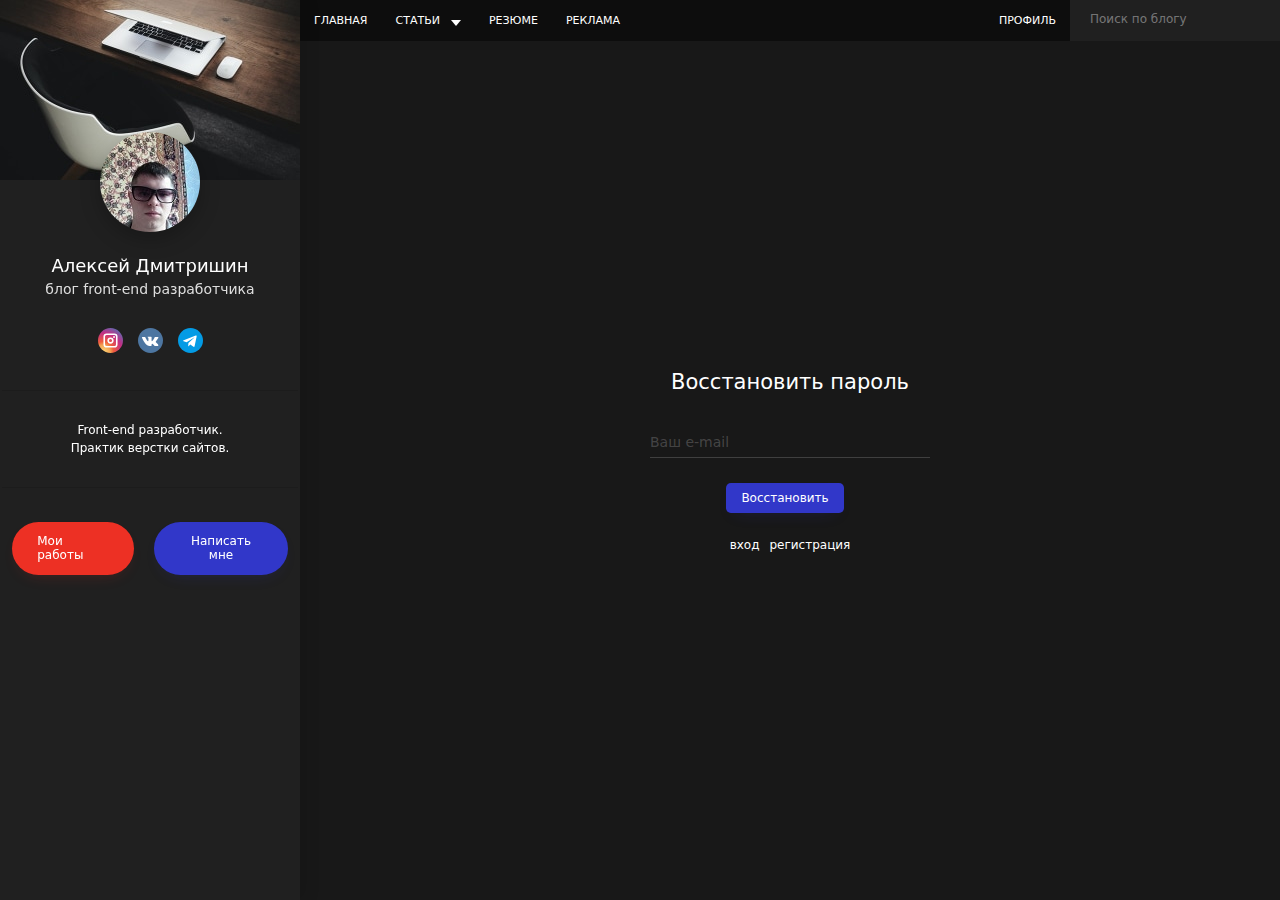
<file: reset.html>
<!DOCTYPE html>
<html lang="en">
<head>
    <meta charset="UTF-8">
    <link rel="stylesheet" href="assets/css/style.min.css">
    
    <!-- Useful meta tags -->
    <meta http-equiv="x-ua-compatible" content="ie=edge">
    <meta name="viewport" content="width=device-width, initial-scale=1, shrink-to-fit=no">
    <meta name="robots" content="index, follow">
    <meta name="google" content="notranslate">
    <meta name="format-detection" content="telephone=no">
    <meta name="description" content="">
    
    <title>Reset</title>
</head>
<body >

<div class="page" id="page">
        <header class="header">
           <div class="header__left">
               <nav class="nav">
                   <ul class="nav__list">
                       <li class="nav__item">
                           <a class="nav__link" href="index.html">ГЛАВНАЯ</a>
                       </li>
                       <li class="nav__item">
                           <a class="nav__link has-subnav" href="">СТАТЬИ</a>
                            <ul class="subnav">
                                <li>
                                    <a class="subnav__link" href="">Создание сайтов</a>
                                </li>
                                <li>
                                    <a class="subnav__link"  href="">Интернет-маркетинг</a>
                                </li>
                                <li>
                                    <a class="subnav__link"  href="">Продвижение видео</a>
                                </li>
                            </ul>
                       </li>
                       <li class="nav__item" >
                           <a class="nav__link" href="about-me.html">РЕЗЮМЕ</a>
                       </li>
                       <li class="nav__item">
                           <a class="nav__link" href="">РЕКЛАМА</a>
                       </li>
                   </ul>
               </nav>
        
                <button class="burger" type="button" id="sidebarToggle">
                    <span>Открыть навигацию</span>
                </button>
        
           </div>
           <div class="header__right">
            <nav class="nav">
                <ul class="nav__list">
                    <li class="nav__item">
                        <a class="nav__link" href="profile.html">Профиль</a>
                    </li>
                </ul>
            </nav>
            <form class="search" action="search.html" method="get">
                <input class="search__input" type="text" placeholder="Поиск по блогу">
            </form>
           </div>
        </header>

        
            <aside class="sidebar" id="sidebar">
               <div class="sidebar__header">
                   <img src="assets/images/sidebar-header.jpg" alt="">
               </div>
               <div class="sidebar__content">
                    <div class="profile">
                       <img class="profile__avatar" src="assets/images/avatar.jpg" alt="">
                       <div class="profile__header">
                       <div class="profile__name">
                           Алексей Дмитришин
                       </div>
                       <div class="profile__prof">
                        блог front-end разработчика
                       </div>
                    </div>
        
                    
        
                       <ul class="social">
                            <li class="social__item">
                                <a class="social__link" href="https://www.instagram.com/protector2dworld/" target="_blank">
                                <img src="assets/images/instagram1.svg" alt="">
                            </a>
                            </li>
                            <li class="social__item">
                                <a class="social__link" href="https://www.vk.com/protector2dworld/" target="_blank">
                                <img src="assets/images/vk1.svg" alt="">
                            </a>
                            </li>
                            <li class="social__item">
                                <a class="social__link" href="https://t.me/protector2dworld" target="_blank">
                                <img src="assets/images/telegram1.svg" alt="">
                            </a>
                            </li>
                       </ul>
                       <div class="profile__text">
                           <p>
                            Front-end разработчик. <br> Практик верстки сайтов.
                       </div>
                   </div>
                   <nav class="nav nav--mobile">
                    <ul class="nav__list">
                        <li class="nav__item">
                            <a class="nav__link" href="index.html">ГЛАВНАЯ</a>
                        </li>
                        <li class="nav__item">
                            <a class="nav__link has-subnav" href="">СТАТЬИ</a>
                             <ul class="subnav">
                                 <li>
                                     <a class="subnav__link" href="">Создание сайтов</a>
                                 </li>
                                 <li>
                                     <a class="subnav__link"  href="">Интернет-маркетинг</a>
                                 </li>
                                 <li>
                                     <a class="subnav__link"  href="">Продвижение видео</a>
                                 </li>
                             </ul>
                        </li>
                        <li class="nav__item" >
                            <a class="nav__link" href="#">ОБО МНЕ</a>
                        </li>
                        <li class="nav__item">
                            <a class="nav__link" href="#">РЕКЛАМА</a>
                        </li>
                        <li class="nav__item">
                            <a class="nav__link" href="profile.html">Профиль</a>
                        </li>
                        <li class="nav__item">
                            <a class="nav__link" href="#">Выйти</a>
                        </li>
                    </ul>
                </nav>
               </div>
               <div class="sidebar__footer">
                   <a class="btn btn--red" href="works.html">Мои работы</a>
                   <button class="btn btn--blue" type="button" data-modal="contact-modal">Написать мне</button>
               </div>
            </aside>
        
    <main class="main">
        <div class="container">

           
           
           <h1 class="page__title page__title--center">
               Восстановить пароль
           </h1>
           
           <form class="form form--auth" action="/" method="POST">
               
               <div class="form__group form__group--md">
                   <input class="form__control" type="email" placeholder="Ваш e-mail">
                   <span class="form__line"></span>
               </div>
               <div class="form__footer form__footer--center">
              <div class="form__group form__group--md">
               <button class="btn btn--blue btn--rounded btn--sm" type="submit">Восстановить</button>
               </div>
               <ul class="form__footer-list">
                   <li><a href="signin.html">вход</a></li>
                   <li><a href="signup.html">регистрация</a></li>
               </ul>
              </div>
           </form>

           

           
        </div>

        
    
    </main>
</div>

    <div class="modal" id="story-modal">
        <div class="modal__content modal__content--story">
        <video class="modal__video" src="" poster="https://placehold.it/420×580"></video>
       </div>
    </div>    <div class="modal" id="contact-modal">
        <div class="modal__content modal__content--contact">
            <form class="form" action="/" method="POST">
        
                <div class="form__group form__group--md">
                    <input class="form__control" type="text" placeholder="Ваше имя">
                    <span class="form__line"></span>
                </div>
                <div class="form__group form__group--md">
                    <input class="form__control" type="email" placeholder="Ваш e-mail">
                    <span class="form__line"></span>
                </div>
                <div class="form__group form__group--md">
                    <textarea class="form__control form__control--textarea" placeholder="Текс сообщения"></textarea>
                    <span class="form__line"></span>
                </div>
                <div class="form__footer">
               <div class="form__group form__group--md">
                <button class="btn btn--blue btn--rounded btn--sm" type="submit">Отправить</button>
                </div>
               </div>
            </form>
            <ul class="modal__footer">
                <li>
                e-mail: <a href="mailto:protector2dworld@gmail.com">protector2dworld@gmail.com</a>
                </li>
                <li>
                тел: <a href="tel:+380672483238">+38-067-248-3238</a>
                </li>
            </ul>
            <button class="modal__close" type="button">
                <img src="assets/images/close.svg" alt="Закрыть">
            </button>
        </div> <!--.modal__content -->
    </div> <!--.modal -->    <div class="modal" id="share-modal">
        <div class="modal__content">
            <button class="modal__close" type="button">
                <img src="assets/images/close.svg" alt="Закрыть">
            </button>
    
            <ul class="social">
                <li class="social__item">
                    <a class="social__link" href="#">
                    <img src="assets/images/share/facebook.svg" alt="">
                </a>
                </li>
                <li class="social__item">
                    <a class="social__link" href="#">
                    <img src="assets/images/share/twitter.svg" alt="">
                </a>
                </li>
                <li class="social__item">
                    <a class="social__link" href="#">
                    <img src="assets/images/share/vk.svg" alt="">
                </a>
                </li>
                <li class="social__item">
                    <a class="social__link" href="#">
                    <img src="assets/images/share/copy.svg" alt="">
                </a>
                </li>
           </ul>
        </div> <!--.modal__content -->
    </div> <!--.modal -->    



    <script src="assets/js/app.js"></script>
  
</body>
</html>
</file>
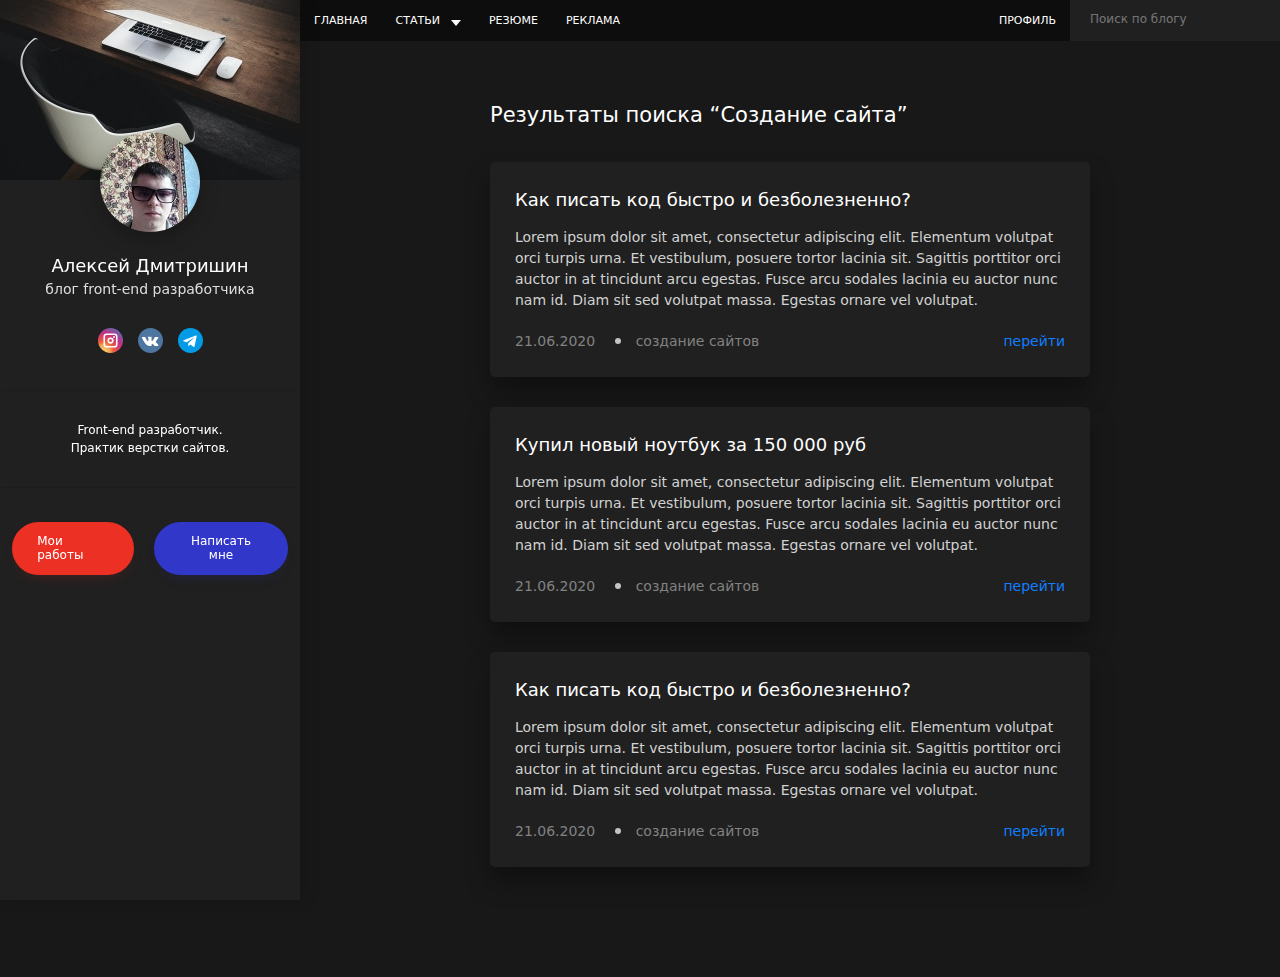
<file: search.html>
<!DOCTYPE html>
<html lang="en">
<head>
    <meta charset="UTF-8">
    <link rel="stylesheet" href="assets/css/style.min.css">
    
    <!-- Useful meta tags -->
    <meta http-equiv="x-ua-compatible" content="ie=edge">
    <meta name="viewport" content="width=device-width, initial-scale=1, shrink-to-fit=no">
    <meta name="robots" content="index, follow">
    <meta name="google" content="notranslate">
    <meta name="format-detection" content="telephone=no">
    <meta name="description" content="">
    
    <title>Search</title>
</head>
<body >

<div class="page" id="page">
        <header class="header">
           <div class="header__left">
               <nav class="nav">
                   <ul class="nav__list">
                       <li class="nav__item">
                           <a class="nav__link" href="index.html">ГЛАВНАЯ</a>
                       </li>
                       <li class="nav__item">
                           <a class="nav__link has-subnav" href="">СТАТЬИ</a>
                            <ul class="subnav">
                                <li>
                                    <a class="subnav__link" href="">Создание сайтов</a>
                                </li>
                                <li>
                                    <a class="subnav__link"  href="">Интернет-маркетинг</a>
                                </li>
                                <li>
                                    <a class="subnav__link"  href="">Продвижение видео</a>
                                </li>
                            </ul>
                       </li>
                       <li class="nav__item" >
                           <a class="nav__link" href="about-me.html">РЕЗЮМЕ</a>
                       </li>
                       <li class="nav__item">
                           <a class="nav__link" href="">РЕКЛАМА</a>
                       </li>
                   </ul>
               </nav>
        
                <button class="burger" type="button" id="sidebarToggle">
                    <span>Открыть навигацию</span>
                </button>
        
           </div>
           <div class="header__right">
            <nav class="nav">
                <ul class="nav__list">
                    <li class="nav__item">
                        <a class="nav__link" href="profile.html">Профиль</a>
                    </li>
                </ul>
            </nav>
            <form class="search" action="search.html" method="get">
                <input class="search__input" type="text" placeholder="Поиск по блогу">
            </form>
           </div>
        </header>

        
            <aside class="sidebar" id="sidebar">
               <div class="sidebar__header">
                   <img src="assets/images/sidebar-header.jpg" alt="">
               </div>
               <div class="sidebar__content">
                    <div class="profile">
                       <img class="profile__avatar" src="assets/images/avatar.jpg" alt="">
                       <div class="profile__header">
                       <div class="profile__name">
                           Алексей Дмитришин
                       </div>
                       <div class="profile__prof">
                        блог front-end разработчика
                       </div>
                    </div>
        
                    
        
                       <ul class="social">
                            <li class="social__item">
                                <a class="social__link" href="https://www.instagram.com/protector2dworld/" target="_blank">
                                <img src="assets/images/instagram1.svg" alt="">
                            </a>
                            </li>
                            <li class="social__item">
                                <a class="social__link" href="https://www.vk.com/protector2dworld/" target="_blank">
                                <img src="assets/images/vk1.svg" alt="">
                            </a>
                            </li>
                            <li class="social__item">
                                <a class="social__link" href="https://t.me/protector2dworld" target="_blank">
                                <img src="assets/images/telegram1.svg" alt="">
                            </a>
                            </li>
                       </ul>
                       <div class="profile__text">
                           <p>
                            Front-end разработчик. <br> Практик верстки сайтов.
                       </div>
                   </div>
                   <nav class="nav nav--mobile">
                    <ul class="nav__list">
                        <li class="nav__item">
                            <a class="nav__link" href="index.html">ГЛАВНАЯ</a>
                        </li>
                        <li class="nav__item">
                            <a class="nav__link has-subnav" href="">СТАТЬИ</a>
                             <ul class="subnav">
                                 <li>
                                     <a class="subnav__link" href="">Создание сайтов</a>
                                 </li>
                                 <li>
                                     <a class="subnav__link"  href="">Интернет-маркетинг</a>
                                 </li>
                                 <li>
                                     <a class="subnav__link"  href="">Продвижение видео</a>
                                 </li>
                             </ul>
                        </li>
                        <li class="nav__item" >
                            <a class="nav__link" href="#">ОБО МНЕ</a>
                        </li>
                        <li class="nav__item">
                            <a class="nav__link" href="#">РЕКЛАМА</a>
                        </li>
                        <li class="nav__item">
                            <a class="nav__link" href="profile.html">Профиль</a>
                        </li>
                        <li class="nav__item">
                            <a class="nav__link" href="#">Выйти</a>
                        </li>
                    </ul>
                </nav>
               </div>
               <div class="sidebar__footer">
                   <a class="btn btn--red" href="works.html">Мои работы</a>
                   <button class="btn btn--blue" type="button" data-modal="contact-modal">Написать мне</button>
               </div>
            </aside>
        
    <main class="main">
        <div class="container">

           
           
           <h1 class="page__title">
               Результаты поиска “Создание сайта”
           </h1>
           
           <article class="post">
               <div class="post__content">
                    <h2 class="post__title">
                        <a href="post.html">Как писать код быстро и безболезненно?</a>
                    </h2>
                    <p class="post__description">
                       Lorem ipsum dolor sit amet, consectetur adipiscing elit. Elementum volutpat orci turpis urna. Et vestibulum, posuere tortor lacinia sit. Sagittis porttitor orci auctor in at tincidunt arcu egestas. Fusce arcu sodales lacinia eu auctor nunc nam id. Diam sit sed volutpat massa. Egestas ornare vel volutpat.
                    </p>
               </div>
           
               <div class="post__footer">
                    <ul class="post__data">
                        <li class="post__data-item">  
                            <time datetime="2020-06-21 19:20">21.06.2020</time>
                        </li>
                        <li class="post__data-item">
                            <a href="#">создание сайтов</a>
                        </li>
                    </ul>
                    <a class="post__read" href="#">перейти</a>
               </div>
           </article>
           
           <article class="post">
               <div class="post__content">
                    <h2 class="post__title">
                        <a href="post.html">Купил новый ноутбук за 150 000 руб</a>
                    </h2>
                    <p class="post__description">
                       Lorem ipsum dolor sit amet, consectetur adipiscing elit. Elementum volutpat orci turpis urna. Et vestibulum, posuere tortor lacinia sit. Sagittis porttitor orci auctor in at tincidunt arcu egestas. Fusce arcu sodales lacinia eu auctor nunc nam id. Diam sit sed volutpat massa. Egestas ornare vel volutpat.
                    </p>
               </div>
           
               <div class="post__footer">
                    <ul class="post__data">
                        <li class="post__data-item">  
                            <time datetime="2020-06-21 19:20">21.06.2020</time>
                        </li>
                        <li class="post__data-item">
                            <a href="#">создание сайтов</a>
                        </li>
                    </ul>
                    <a class="post__read" href="#">перейти</a>
               </div>
           </article>
           
           <article class="post">
               <div class="post__content">
                    <h2 class="post__title">
                        <a href="post.html">Как писать код быстро и безболезненно?</a>
                    </h2>
                    <p class="post__description">
                       Lorem ipsum dolor sit amet, consectetur adipiscing elit. Elementum volutpat orci turpis urna. Et vestibulum, posuere tortor lacinia sit. Sagittis porttitor orci auctor in at tincidunt arcu egestas. Fusce arcu sodales lacinia eu auctor nunc nam id. Diam sit sed volutpat massa. Egestas ornare vel volutpat.
                    </p>
               </div>
           
               <div class="post__footer">
                    <ul class="post__data">
                        <li class="post__data-item">  
                            <time datetime="2020-06-21 19:20">21.06.2020</time>
                        </li>
                        <li class="post__data-item">
                            <a href="#">создание сайтов</a>
                        </li>
                    </ul>
                    <a class="post__read" href="#">перейти</a>
               </div>
           </article>
           

           

           
        </div>

        
    
    </main>
</div>

    <div class="modal" id="story-modal">
        <div class="modal__content modal__content--story">
        <video class="modal__video" src="" poster="https://placehold.it/420×580"></video>
       </div>
    </div>    <div class="modal" id="contact-modal">
        <div class="modal__content modal__content--contact">
            <form class="form" action="/" method="POST">
        
                <div class="form__group form__group--md">
                    <input class="form__control" type="text" placeholder="Ваше имя">
                    <span class="form__line"></span>
                </div>
                <div class="form__group form__group--md">
                    <input class="form__control" type="email" placeholder="Ваш e-mail">
                    <span class="form__line"></span>
                </div>
                <div class="form__group form__group--md">
                    <textarea class="form__control form__control--textarea" placeholder="Текс сообщения"></textarea>
                    <span class="form__line"></span>
                </div>
                <div class="form__footer">
               <div class="form__group form__group--md">
                <button class="btn btn--blue btn--rounded btn--sm" type="submit">Отправить</button>
                </div>
               </div>
            </form>
            <ul class="modal__footer">
                <li>
                e-mail: <a href="mailto:protector2dworld@gmail.com">protector2dworld@gmail.com</a>
                </li>
                <li>
                тел: <a href="tel:+380672483238">+38-067-248-3238</a>
                </li>
            </ul>
            <button class="modal__close" type="button">
                <img src="assets/images/close.svg" alt="Закрыть">
            </button>
        </div> <!--.modal__content -->
    </div> <!--.modal -->    <div class="modal" id="share-modal">
        <div class="modal__content">
            <button class="modal__close" type="button">
                <img src="assets/images/close.svg" alt="Закрыть">
            </button>
    
            <ul class="social">
                <li class="social__item">
                    <a class="social__link" href="#">
                    <img src="assets/images/share/facebook.svg" alt="">
                </a>
                </li>
                <li class="social__item">
                    <a class="social__link" href="#">
                    <img src="assets/images/share/twitter.svg" alt="">
                </a>
                </li>
                <li class="social__item">
                    <a class="social__link" href="#">
                    <img src="assets/images/share/vk.svg" alt="">
                </a>
                </li>
                <li class="social__item">
                    <a class="social__link" href="#">
                    <img src="assets/images/share/copy.svg" alt="">
                </a>
                </li>
           </ul>
        </div> <!--.modal__content -->
    </div> <!--.modal -->    



    <script src="assets/js/app.js"></script>
  
</body>
</html>
</file>
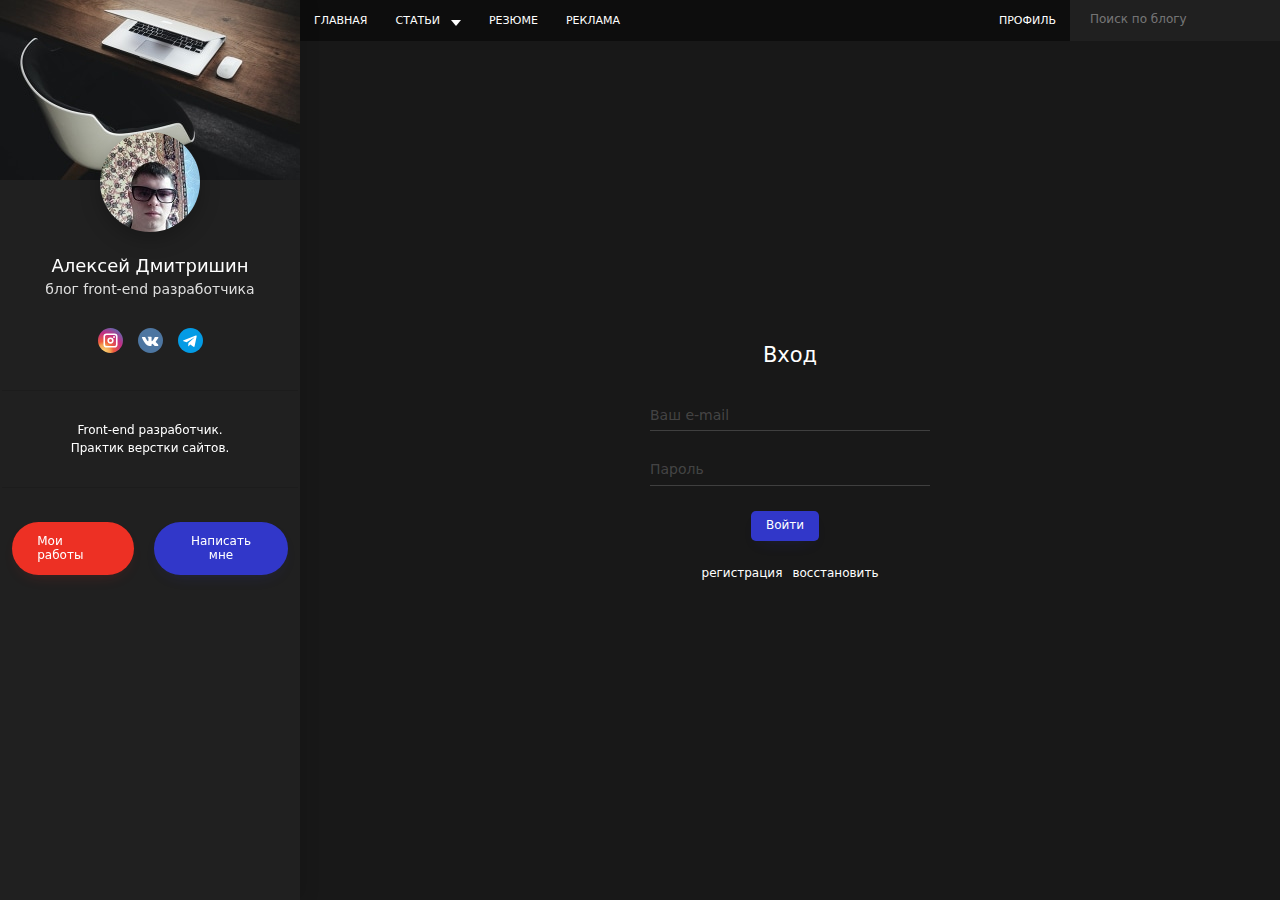
<file: signin.html>
<!DOCTYPE html>
<html lang="en">
<head>
    <meta charset="UTF-8">
    <link rel="stylesheet" href="assets/css/style.min.css">
    
    <!-- Useful meta tags -->
    <meta http-equiv="x-ua-compatible" content="ie=edge">
    <meta name="viewport" content="width=device-width, initial-scale=1, shrink-to-fit=no">
    <meta name="robots" content="index, follow">
    <meta name="google" content="notranslate">
    <meta name="format-detection" content="telephone=no">
    <meta name="description" content="">
    
    <title>Sign In</title>
</head>
<body >

<div class="page" id="page">
        <header class="header">
           <div class="header__left">
               <nav class="nav">
                   <ul class="nav__list">
                       <li class="nav__item">
                           <a class="nav__link" href="index.html">ГЛАВНАЯ</a>
                       </li>
                       <li class="nav__item">
                           <a class="nav__link has-subnav" href="">СТАТЬИ</a>
                            <ul class="subnav">
                                <li>
                                    <a class="subnav__link" href="">Создание сайтов</a>
                                </li>
                                <li>
                                    <a class="subnav__link"  href="">Интернет-маркетинг</a>
                                </li>
                                <li>
                                    <a class="subnav__link"  href="">Продвижение видео</a>
                                </li>
                            </ul>
                       </li>
                       <li class="nav__item" >
                           <a class="nav__link" href="about-me.html">РЕЗЮМЕ</a>
                       </li>
                       <li class="nav__item">
                           <a class="nav__link" href="">РЕКЛАМА</a>
                       </li>
                   </ul>
               </nav>
        
                <button class="burger" type="button" id="sidebarToggle">
                    <span>Открыть навигацию</span>
                </button>
        
           </div>
           <div class="header__right">
            <nav class="nav">
                <ul class="nav__list">
                    <li class="nav__item">
                        <a class="nav__link" href="profile.html">Профиль</a>
                    </li>
                </ul>
            </nav>
            <form class="search" action="search.html" method="get">
                <input class="search__input" type="text" placeholder="Поиск по блогу">
            </form>
           </div>
        </header>

        
            <aside class="sidebar" id="sidebar">
               <div class="sidebar__header">
                   <img src="assets/images/sidebar-header.jpg" alt="">
               </div>
               <div class="sidebar__content">
                    <div class="profile">
                       <img class="profile__avatar" src="assets/images/avatar.jpg" alt="">
                       <div class="profile__header">
                       <div class="profile__name">
                           Алексей Дмитришин
                       </div>
                       <div class="profile__prof">
                        блог front-end разработчика
                       </div>
                    </div>
        
                    
        
                       <ul class="social">
                            <li class="social__item">
                                <a class="social__link" href="https://www.instagram.com/protector2dworld/" target="_blank">
                                <img src="assets/images/instagram1.svg" alt="">
                            </a>
                            </li>
                            <li class="social__item">
                                <a class="social__link" href="https://www.vk.com/protector2dworld/" target="_blank">
                                <img src="assets/images/vk1.svg" alt="">
                            </a>
                            </li>
                            <li class="social__item">
                                <a class="social__link" href="https://t.me/protector2dworld" target="_blank">
                                <img src="assets/images/telegram1.svg" alt="">
                            </a>
                            </li>
                       </ul>
                       <div class="profile__text">
                           <p>
                            Front-end разработчик. <br> Практик верстки сайтов.
                       </div>
                   </div>
                   <nav class="nav nav--mobile">
                    <ul class="nav__list">
                        <li class="nav__item">
                            <a class="nav__link" href="index.html">ГЛАВНАЯ</a>
                        </li>
                        <li class="nav__item">
                            <a class="nav__link has-subnav" href="">СТАТЬИ</a>
                             <ul class="subnav">
                                 <li>
                                     <a class="subnav__link" href="">Создание сайтов</a>
                                 </li>
                                 <li>
                                     <a class="subnav__link"  href="">Интернет-маркетинг</a>
                                 </li>
                                 <li>
                                     <a class="subnav__link"  href="">Продвижение видео</a>
                                 </li>
                             </ul>
                        </li>
                        <li class="nav__item" >
                            <a class="nav__link" href="#">ОБО МНЕ</a>
                        </li>
                        <li class="nav__item">
                            <a class="nav__link" href="#">РЕКЛАМА</a>
                        </li>
                        <li class="nav__item">
                            <a class="nav__link" href="profile.html">Профиль</a>
                        </li>
                        <li class="nav__item">
                            <a class="nav__link" href="#">Выйти</a>
                        </li>
                    </ul>
                </nav>
               </div>
               <div class="sidebar__footer">
                   <a class="btn btn--red" href="works.html">Мои работы</a>
                   <button class="btn btn--blue" type="button" data-modal="contact-modal">Написать мне</button>
               </div>
            </aside>
        
    <main class="main">
        <div class="container">

           
           
           <h1 class="page__title page__title--center">
               Вход
           </h1>
           
           <form class="form form--auth" action="/" method="POST">
               
               <div class="form__group form__group--md">
                   <input class="form__control" type="email" placeholder="Ваш e-mail">
                   <span class="form__line"></span>
               </div>
               <div class="form__group form__group--md">
                   <input class="form__control" type="password" placeholder="Пароль">
                   <span class="form__line"></span>
               </div>
               <div class="form__footer form__footer--center">
              <div class="form__group form__group--md">
               <button class="btn btn--blue btn--rounded btn--sm" type="submit">Войти</button>
               </div>
               <ul class="form__footer-list">
                   <li><a href="signup.html">регистрация</a></li>
                   <li><a href="reset.html">восстановить</a></li>
               </ul>
              </div>
           </form>

           

           
        </div>

        
    
    </main>
</div>

    <div class="modal" id="story-modal">
        <div class="modal__content modal__content--story">
        <video class="modal__video" src="" poster="https://placehold.it/420×580"></video>
       </div>
    </div>    <div class="modal" id="contact-modal">
        <div class="modal__content modal__content--contact">
            <form class="form" action="/" method="POST">
        
                <div class="form__group form__group--md">
                    <input class="form__control" type="text" placeholder="Ваше имя">
                    <span class="form__line"></span>
                </div>
                <div class="form__group form__group--md">
                    <input class="form__control" type="email" placeholder="Ваш e-mail">
                    <span class="form__line"></span>
                </div>
                <div class="form__group form__group--md">
                    <textarea class="form__control form__control--textarea" placeholder="Текс сообщения"></textarea>
                    <span class="form__line"></span>
                </div>
                <div class="form__footer">
               <div class="form__group form__group--md">
                <button class="btn btn--blue btn--rounded btn--sm" type="submit">Отправить</button>
                </div>
               </div>
            </form>
            <ul class="modal__footer">
                <li>
                e-mail: <a href="mailto:protector2dworld@gmail.com">protector2dworld@gmail.com</a>
                </li>
                <li>
                тел: <a href="tel:+380672483238">+38-067-248-3238</a>
                </li>
            </ul>
            <button class="modal__close" type="button">
                <img src="assets/images/close.svg" alt="Закрыть">
            </button>
        </div> <!--.modal__content -->
    </div> <!--.modal -->    <div class="modal" id="share-modal">
        <div class="modal__content">
            <button class="modal__close" type="button">
                <img src="assets/images/close.svg" alt="Закрыть">
            </button>
    
            <ul class="social">
                <li class="social__item">
                    <a class="social__link" href="#">
                    <img src="assets/images/share/facebook.svg" alt="">
                </a>
                </li>
                <li class="social__item">
                    <a class="social__link" href="#">
                    <img src="assets/images/share/twitter.svg" alt="">
                </a>
                </li>
                <li class="social__item">
                    <a class="social__link" href="#">
                    <img src="assets/images/share/vk.svg" alt="">
                </a>
                </li>
                <li class="social__item">
                    <a class="social__link" href="#">
                    <img src="assets/images/share/copy.svg" alt="">
                </a>
                </li>
           </ul>
        </div> <!--.modal__content -->
    </div> <!--.modal -->    



    <script src="assets/js/app.js"></script>
  
</body>
</html>
</file>
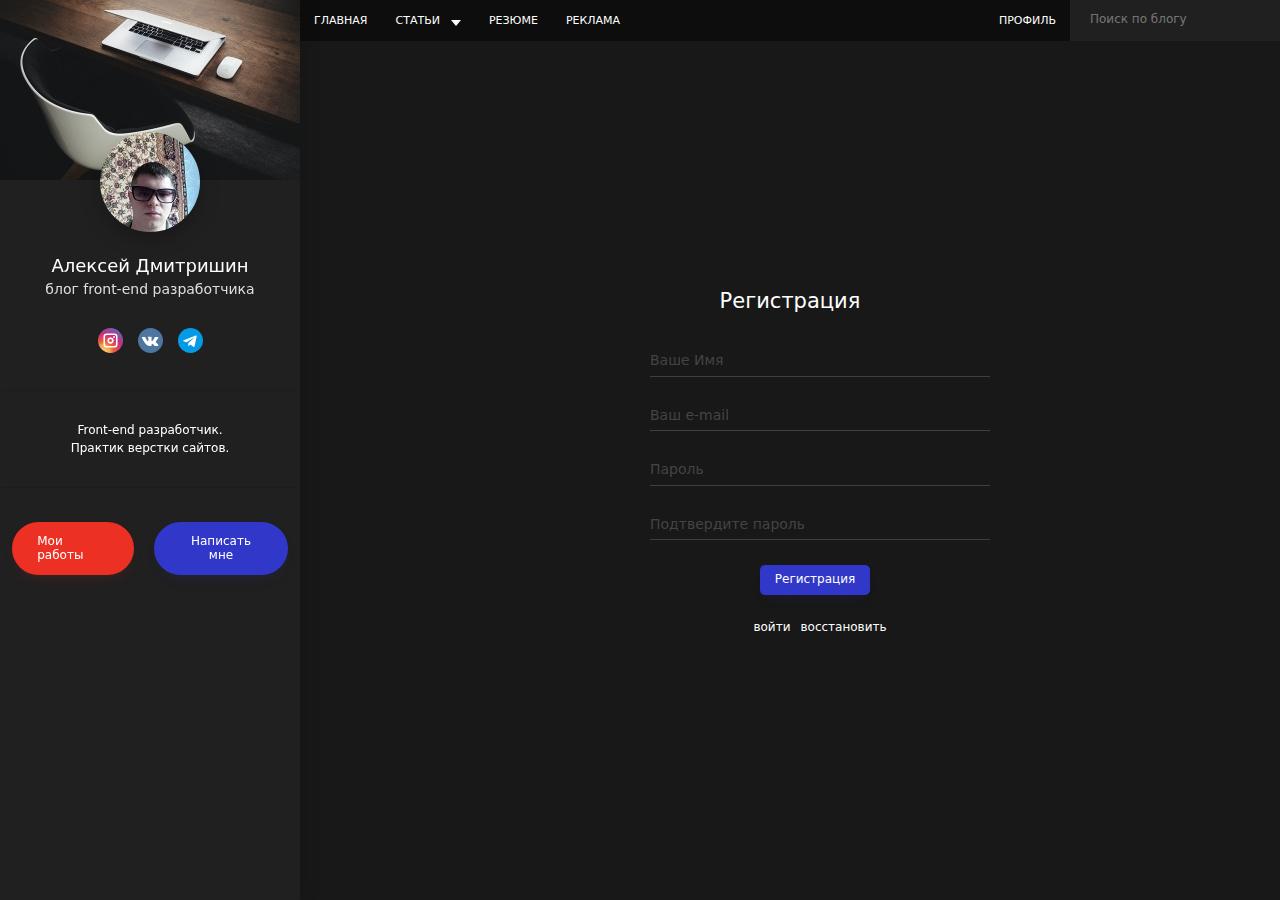
<file: signup.html>
<!DOCTYPE html>
<html lang="en">
<head>
    <meta charset="UTF-8">
    <link rel="stylesheet" href="assets/css/style.min.css">
    
    <!-- Useful meta tags -->
    <meta http-equiv="x-ua-compatible" content="ie=edge">
    <meta name="viewport" content="width=device-width, initial-scale=1, shrink-to-fit=no">
    <meta name="robots" content="index, follow">
    <meta name="google" content="notranslate">
    <meta name="format-detection" content="telephone=no">
    <meta name="description" content="">
    
    <title>Sign Up</title>
</head>
<body >

<div class="page" id="page">
        <header class="header">
           <div class="header__left">
               <nav class="nav">
                   <ul class="nav__list">
                       <li class="nav__item">
                           <a class="nav__link" href="index.html">ГЛАВНАЯ</a>
                       </li>
                       <li class="nav__item">
                           <a class="nav__link has-subnav" href="">СТАТЬИ</a>
                            <ul class="subnav">
                                <li>
                                    <a class="subnav__link" href="">Создание сайтов</a>
                                </li>
                                <li>
                                    <a class="subnav__link"  href="">Интернет-маркетинг</a>
                                </li>
                                <li>
                                    <a class="subnav__link"  href="">Продвижение видео</a>
                                </li>
                            </ul>
                       </li>
                       <li class="nav__item" >
                           <a class="nav__link" href="about-me.html">РЕЗЮМЕ</a>
                       </li>
                       <li class="nav__item">
                           <a class="nav__link" href="">РЕКЛАМА</a>
                       </li>
                   </ul>
               </nav>
        
                <button class="burger" type="button" id="sidebarToggle">
                    <span>Открыть навигацию</span>
                </button>
        
           </div>
           <div class="header__right">
            <nav class="nav">
                <ul class="nav__list">
                    <li class="nav__item">
                        <a class="nav__link" href="profile.html">Профиль</a>
                    </li>
                </ul>
            </nav>
            <form class="search" action="search.html" method="get">
                <input class="search__input" type="text" placeholder="Поиск по блогу">
            </form>
           </div>
        </header>

        
            <aside class="sidebar" id="sidebar">
               <div class="sidebar__header">
                   <img src="assets/images/sidebar-header.jpg" alt="">
               </div>
               <div class="sidebar__content">
                    <div class="profile">
                       <img class="profile__avatar" src="assets/images/avatar.jpg" alt="">
                       <div class="profile__header">
                       <div class="profile__name">
                           Алексей Дмитришин
                       </div>
                       <div class="profile__prof">
                        блог front-end разработчика
                       </div>
                    </div>
        
                    
        
                       <ul class="social">
                            <li class="social__item">
                                <a class="social__link" href="https://www.instagram.com/protector2dworld/" target="_blank">
                                <img src="assets/images/instagram1.svg" alt="">
                            </a>
                            </li>
                            <li class="social__item">
                                <a class="social__link" href="https://www.vk.com/protector2dworld/" target="_blank">
                                <img src="assets/images/vk1.svg" alt="">
                            </a>
                            </li>
                            <li class="social__item">
                                <a class="social__link" href="https://t.me/protector2dworld" target="_blank">
                                <img src="assets/images/telegram1.svg" alt="">
                            </a>
                            </li>
                       </ul>
                       <div class="profile__text">
                           <p>
                            Front-end разработчик. <br> Практик верстки сайтов.
                       </div>
                   </div>
                   <nav class="nav nav--mobile">
                    <ul class="nav__list">
                        <li class="nav__item">
                            <a class="nav__link" href="index.html">ГЛАВНАЯ</a>
                        </li>
                        <li class="nav__item">
                            <a class="nav__link has-subnav" href="">СТАТЬИ</a>
                             <ul class="subnav">
                                 <li>
                                     <a class="subnav__link" href="">Создание сайтов</a>
                                 </li>
                                 <li>
                                     <a class="subnav__link"  href="">Интернет-маркетинг</a>
                                 </li>
                                 <li>
                                     <a class="subnav__link"  href="">Продвижение видео</a>
                                 </li>
                             </ul>
                        </li>
                        <li class="nav__item" >
                            <a class="nav__link" href="#">ОБО МНЕ</a>
                        </li>
                        <li class="nav__item">
                            <a class="nav__link" href="#">РЕКЛАМА</a>
                        </li>
                        <li class="nav__item">
                            <a class="nav__link" href="profile.html">Профиль</a>
                        </li>
                        <li class="nav__item">
                            <a class="nav__link" href="#">Выйти</a>
                        </li>
                    </ul>
                </nav>
               </div>
               <div class="sidebar__footer">
                   <a class="btn btn--red" href="works.html">Мои работы</a>
                   <button class="btn btn--blue" type="button" data-modal="contact-modal">Написать мне</button>
               </div>
            </aside>
        
    <main class="main">
        <div class="container">

           
           
           <h1 class="page__title page__title--center">
               Регистрация
           </h1>
           
           <form class="form form--auth" action="/" method="POST">
               <div class="cabinet__form">
                   <div class="form__group form__group--md">
                   <input class="form__control" type="text" placeholder="Ваше Имя">
                   <span class="form__line"></span>
               </div>
               <div class="form__group form__group--md">
                   <input class="form__control" type="email" placeholder="Ваш e-mail">
                   <span class="form__line"></span>
               </div>
               <div class="form__group form__group--md">
                   <input class="form__control" type="password" placeholder="Пароль">
                   <span class="form__line"></span>
               </div>
               <div class="form__group form__group--md">
                   <input class="form__control" type="password" placeholder="Подтвердите пароль">
                   <span class="form__line"></span>
               </div>
               <div class="form__footer form__footer--center">
              <div class="form__group form__group--md">
               <button class="btn btn--blue btn--rounded btn--sm" type="submit">Регистрация</button>
               </div>
               <ul class="form__footer-list">
                   <li><a href="signin.html">войти</a></li>
                   <li><a href="reset.html">восстановить</a></li>
               </ul>
              </div>
           </form>

           

           
        </div>

        
    
    </main>
</div>

    <div class="modal" id="story-modal">
        <div class="modal__content modal__content--story">
        <video class="modal__video" src="" poster="https://placehold.it/420×580"></video>
       </div>
    </div>    <div class="modal" id="contact-modal">
        <div class="modal__content modal__content--contact">
            <form class="form" action="/" method="POST">
        
                <div class="form__group form__group--md">
                    <input class="form__control" type="text" placeholder="Ваше имя">
                    <span class="form__line"></span>
                </div>
                <div class="form__group form__group--md">
                    <input class="form__control" type="email" placeholder="Ваш e-mail">
                    <span class="form__line"></span>
                </div>
                <div class="form__group form__group--md">
                    <textarea class="form__control form__control--textarea" placeholder="Текс сообщения"></textarea>
                    <span class="form__line"></span>
                </div>
                <div class="form__footer">
               <div class="form__group form__group--md">
                <button class="btn btn--blue btn--rounded btn--sm" type="submit">Отправить</button>
                </div>
               </div>
            </form>
            <ul class="modal__footer">
                <li>
                e-mail: <a href="mailto:protector2dworld@gmail.com">protector2dworld@gmail.com</a>
                </li>
                <li>
                тел: <a href="tel:+380672483238">+38-067-248-3238</a>
                </li>
            </ul>
            <button class="modal__close" type="button">
                <img src="assets/images/close.svg" alt="Закрыть">
            </button>
        </div> <!--.modal__content -->
    </div> <!--.modal -->    <div class="modal" id="share-modal">
        <div class="modal__content">
            <button class="modal__close" type="button">
                <img src="assets/images/close.svg" alt="Закрыть">
            </button>
    
            <ul class="social">
                <li class="social__item">
                    <a class="social__link" href="#">
                    <img src="assets/images/share/facebook.svg" alt="">
                </a>
                </li>
                <li class="social__item">
                    <a class="social__link" href="#">
                    <img src="assets/images/share/twitter.svg" alt="">
                </a>
                </li>
                <li class="social__item">
                    <a class="social__link" href="#">
                    <img src="assets/images/share/vk.svg" alt="">
                </a>
                </li>
                <li class="social__item">
                    <a class="social__link" href="#">
                    <img src="assets/images/share/copy.svg" alt="">
                </a>
                </li>
           </ul>
        </div> <!--.modal__content -->
    </div> <!--.modal -->    



    <script src="assets/js/app.js"></script>
  
</body>
</html>
</file>
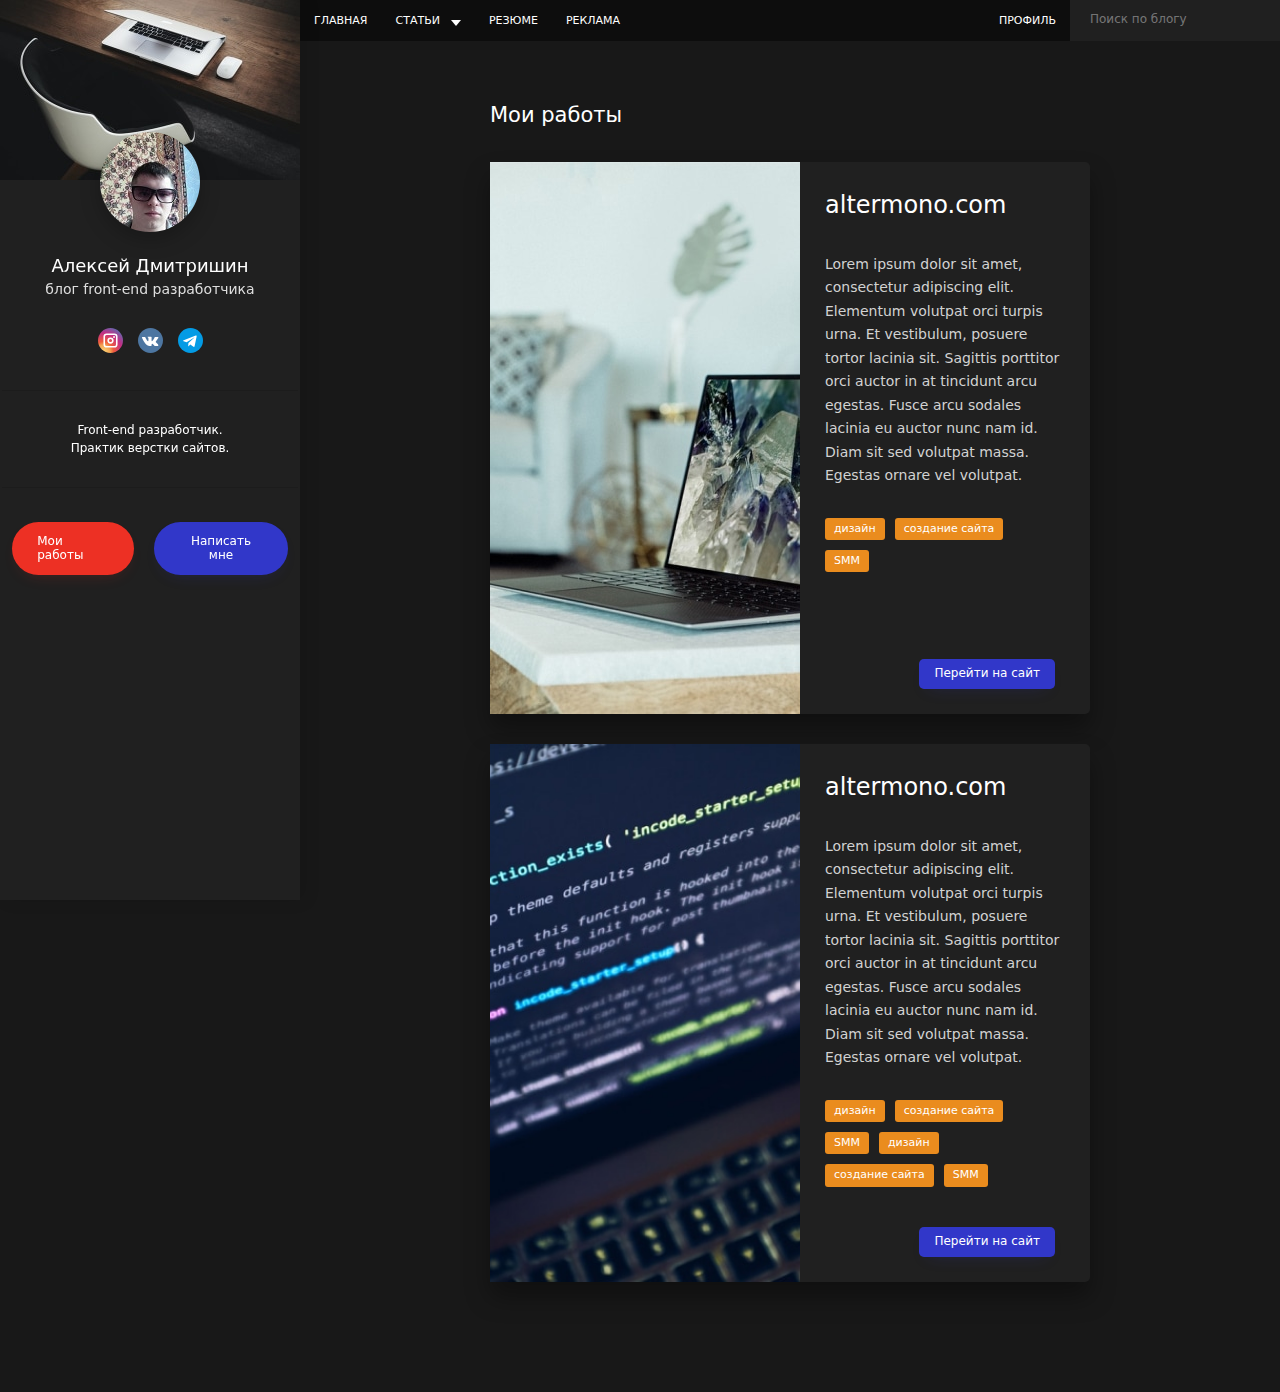
<file: works.html>
<!DOCTYPE html>
<html lang="en">
<head>
    <meta charset="UTF-8">
    <link rel="stylesheet" href="assets/css/style.min.css">
    
    <!-- Useful meta tags -->
    <meta http-equiv="x-ua-compatible" content="ie=edge">
    <meta name="viewport" content="width=device-width, initial-scale=1, shrink-to-fit=no">
    <meta name="robots" content="index, follow">
    <meta name="google" content="notranslate">
    <meta name="format-detection" content="telephone=no">
    <meta name="description" content="">
    
    <title>Works</title>
</head>
<body >

<div class="page" id="page">
        <header class="header">
           <div class="header__left">
               <nav class="nav">
                   <ul class="nav__list">
                       <li class="nav__item">
                           <a class="nav__link" href="index.html">ГЛАВНАЯ</a>
                       </li>
                       <li class="nav__item">
                           <a class="nav__link has-subnav" href="">СТАТЬИ</a>
                            <ul class="subnav">
                                <li>
                                    <a class="subnav__link" href="">Создание сайтов</a>
                                </li>
                                <li>
                                    <a class="subnav__link"  href="">Интернет-маркетинг</a>
                                </li>
                                <li>
                                    <a class="subnav__link"  href="">Продвижение видео</a>
                                </li>
                            </ul>
                       </li>
                       <li class="nav__item" >
                           <a class="nav__link" href="about-me.html">РЕЗЮМЕ</a>
                       </li>
                       <li class="nav__item">
                           <a class="nav__link" href="">РЕКЛАМА</a>
                       </li>
                   </ul>
               </nav>
        
                <button class="burger" type="button" id="sidebarToggle">
                    <span>Открыть навигацию</span>
                </button>
        
           </div>
           <div class="header__right">
            <nav class="nav">
                <ul class="nav__list">
                    <li class="nav__item">
                        <a class="nav__link" href="profile.html">Профиль</a>
                    </li>
                </ul>
            </nav>
            <form class="search" action="search.html" method="get">
                <input class="search__input" type="text" placeholder="Поиск по блогу">
            </form>
           </div>
        </header>

        
            <aside class="sidebar" id="sidebar">
               <div class="sidebar__header">
                   <img src="assets/images/sidebar-header.jpg" alt="">
               </div>
               <div class="sidebar__content">
                    <div class="profile">
                       <img class="profile__avatar" src="assets/images/avatar.jpg" alt="">
                       <div class="profile__header">
                       <div class="profile__name">
                           Алексей Дмитришин
                       </div>
                       <div class="profile__prof">
                        блог front-end разработчика
                       </div>
                    </div>
        
                    
        
                       <ul class="social">
                            <li class="social__item">
                                <a class="social__link" href="https://www.instagram.com/protector2dworld/" target="_blank">
                                <img src="assets/images/instagram1.svg" alt="">
                            </a>
                            </li>
                            <li class="social__item">
                                <a class="social__link" href="https://www.vk.com/protector2dworld/" target="_blank">
                                <img src="assets/images/vk1.svg" alt="">
                            </a>
                            </li>
                            <li class="social__item">
                                <a class="social__link" href="https://t.me/protector2dworld" target="_blank">
                                <img src="assets/images/telegram1.svg" alt="">
                            </a>
                            </li>
                       </ul>
                       <div class="profile__text">
                           <p>
                            Front-end разработчик. <br> Практик верстки сайтов.
                       </div>
                   </div>
                   <nav class="nav nav--mobile">
                    <ul class="nav__list">
                        <li class="nav__item">
                            <a class="nav__link" href="index.html">ГЛАВНАЯ</a>
                        </li>
                        <li class="nav__item">
                            <a class="nav__link has-subnav" href="">СТАТЬИ</a>
                             <ul class="subnav">
                                 <li>
                                     <a class="subnav__link" href="">Создание сайтов</a>
                                 </li>
                                 <li>
                                     <a class="subnav__link"  href="">Интернет-маркетинг</a>
                                 </li>
                                 <li>
                                     <a class="subnav__link"  href="">Продвижение видео</a>
                                 </li>
                             </ul>
                        </li>
                        <li class="nav__item" >
                            <a class="nav__link" href="#">ОБО МНЕ</a>
                        </li>
                        <li class="nav__item">
                            <a class="nav__link" href="#">РЕКЛАМА</a>
                        </li>
                        <li class="nav__item">
                            <a class="nav__link" href="profile.html">Профиль</a>
                        </li>
                        <li class="nav__item">
                            <a class="nav__link" href="#">Выйти</a>
                        </li>
                    </ul>
                </nav>
               </div>
               <div class="sidebar__footer">
                   <a class="btn btn--red" href="works.html">Мои работы</a>
                   <button class="btn btn--blue" type="button" data-modal="contact-modal">Написать мне</button>
               </div>
            </aside>
        
    <main class="main">
        <div class="container">

           
           <h1 class="page__title">
               Мои работы
           </h1>
           
           <article class="work">
               <div class="work__preview">
                   <picture>
                       <source srcset="https://placehold.it/575×200" media="(max-width:575px)">
                       <img src="assets/images/work1.jpg" alt="">
                   </picture>
                   
               </div>
               <div class="work__content">
                   <h2 class="work__title">
                       <a href="#" target="_blank">altermono.com</a>
                   </h2>
                   <div class="work__description">
                       <p>Lorem ipsum dolor sit amet, consectetur adipiscing elit. Elementum volutpat orci turpis urna. Et vestibulum, posuere tortor lacinia sit. Sagittis porttitor orci auctor in at tincidunt arcu egestas. Fusce arcu sodales lacinia eu auctor nunc nam id. Diam sit sed volutpat massa. Egestas ornare vel volutpat.</p>
                   </div>
                   <ul class="tags">
                       <li class="tags__item">дизайн</li>
                       <li class="tags__item">создание сайта</li>
                       <li class="tags__item">SMM</li>
                   </ul>
                   <div class="work__footer">
                   <a class="btn btn--blue btn--rounded btn--sm" href="#" target="_blank">Перейти на сайт</a>
                  </div>
               </div>
           </article>
           
           <article class="work">
               <div class="work__preview">
                   <picture>
                       <source srcset="https://placehold.it/575×200/333" media="(max-width:575px)">
                      <img src="assets/images/work2.jpg" alt=""> 
                   </picture>
                   
               </div>
               <div class="work__content">
                   <h2 class="work__title">
                       <a href="#" target="_blank">altermono.com</a>
                   </h2>
                   <div class="work__description">
                       <p>Lorem ipsum dolor sit amet, consectetur adipiscing elit. Elementum volutpat orci turpis urna. Et vestibulum, posuere tortor lacinia sit. Sagittis porttitor orci auctor in at tincidunt arcu egestas. Fusce arcu sodales lacinia eu auctor nunc nam id. Diam sit sed volutpat massa. Egestas ornare vel volutpat.</p>
                   </div>
                   <ul class="tags">
                       <li class="tags__item">дизайн</li>
                       <li class="tags__item">создание сайта</li>
                       <li class="tags__item">SMM</li>
                       <li class="tags__item">дизайн</li>
                       <li class="tags__item">создание сайта</li>
                       <li class="tags__item">SMM</li>
                   </ul>
                   <div class="work__footer">
                   <a class="btn btn--blue btn--rounded btn--sm" href="#" target="_blank">Перейти на сайт</a>
                  </div>
               </div>
           </article>

           

           
        </div>

        
    
    </main>
</div>

    <div class="modal" id="story-modal">
        <div class="modal__content modal__content--story">
        <video class="modal__video" src="" poster="https://placehold.it/420×580"></video>
       </div>
    </div>    <div class="modal" id="contact-modal">
        <div class="modal__content modal__content--contact">
            <form class="form" action="/" method="POST">
        
                <div class="form__group form__group--md">
                    <input class="form__control" type="text" placeholder="Ваше имя">
                    <span class="form__line"></span>
                </div>
                <div class="form__group form__group--md">
                    <input class="form__control" type="email" placeholder="Ваш e-mail">
                    <span class="form__line"></span>
                </div>
                <div class="form__group form__group--md">
                    <textarea class="form__control form__control--textarea" placeholder="Текс сообщения"></textarea>
                    <span class="form__line"></span>
                </div>
                <div class="form__footer">
               <div class="form__group form__group--md">
                <button class="btn btn--blue btn--rounded btn--sm" type="submit">Отправить</button>
                </div>
               </div>
            </form>
            <ul class="modal__footer">
                <li>
                e-mail: <a href="mailto:protector2dworld@gmail.com">protector2dworld@gmail.com</a>
                </li>
                <li>
                тел: <a href="tel:+380672483238">+38-067-248-3238</a>
                </li>
            </ul>
            <button class="modal__close" type="button">
                <img src="assets/images/close.svg" alt="Закрыть">
            </button>
        </div> <!--.modal__content -->
    </div> <!--.modal -->    <div class="modal" id="share-modal">
        <div class="modal__content">
            <button class="modal__close" type="button">
                <img src="assets/images/close.svg" alt="Закрыть">
            </button>
    
            <ul class="social">
                <li class="social__item">
                    <a class="social__link" href="#">
                    <img src="assets/images/share/facebook.svg" alt="">
                </a>
                </li>
                <li class="social__item">
                    <a class="social__link" href="#">
                    <img src="assets/images/share/twitter.svg" alt="">
                </a>
                </li>
                <li class="social__item">
                    <a class="social__link" href="#">
                    <img src="assets/images/share/vk.svg" alt="">
                </a>
                </li>
                <li class="social__item">
                    <a class="social__link" href="#">
                    <img src="assets/images/share/copy.svg" alt="">
                </a>
                </li>
           </ul>
        </div> <!--.modal__content -->
    </div> <!--.modal -->    



    <script src="assets/js/app.js"></script>
  
</body>
</html>
</file>
<file: assets/css/style.min.css>
/* http://meyerweb.com/eric/tools/css/reset/
   v2.0-modified | 20110126
   License: none (public domain)
*/
html, body, div, span, applet, object, iframe,
h1, h2, h3, h4, h5, h6, p, blockquote, pre,
a, abbr, acronym, address, big, cite, code,
del, dfn, em, img, ins, kbd, q, s, samp,
small, strike, strong, sub, sup, tt, var,
b, u, i, center,
dl, dt, dd, ol, ul, li,
fieldset, form, label, legend,
table, caption, tbody, tfoot, thead, tr, th, td,
article, aside, canvas, details, embed,
figure, figcaption, footer, header, hgroup,
menu, nav, output, ruby, section, summary,
time, mark, audio, video {
  margin: 0;
  padding: 0;
  border: 0;
  font-size: 100%;
  font: inherit;
  vertical-align: baseline; }

/* make sure to set some focus styles for accessibility */
:focus {
  outline: 0; }

/* HTML5 display-role reset for older browsers */
article, aside, details, figcaption, figure,
footer, header, hgroup, menu, nav, section {
  display: block; }

body {
  line-height: 1; }

ol, ul {
  list-style: none; }

blockquote, q {
  quotes: none; }

blockquote:before, blockquote:after,
q:before, q:after {
  content: '';
  content: none; }

table {
  border-collapse: collapse;
  border-spacing: 0; }

input[type=search]::-webkit-search-cancel-button,
input[type=search]::-webkit-search-decoration,
input[type=search]::-webkit-search-results-button,
input[type=search]::-webkit-search-results-decoration {
  -webkit-appearance: none;
  -moz-appearance: none; }

input[type=search] {
  -webkit-appearance: none;
  -moz-appearance: none;
  -webkit-box-sizing: content-box;
  -moz-box-sizing: content-box;
  box-sizing: content-box; }

textarea {
  overflow: auto;
  vertical-align: top;
  resize: vertical; }

/**
 * Correct `inline-block` display not defined in IE 6/7/8/9 and Firefox 3.
 */
audio,
canvas,
video {
  display: inline-block;
  *display: inline;
  *zoom: 1;
  max-width: 100%; }

/**
 * Prevent modern browsers from displaying `audio` without controls.
 * Remove excess height in iOS 5 devices.
 */
audio:not([controls]) {
  display: none;
  height: 0; }

/**
 * Address styling not present in IE 7/8/9, Firefox 3, and Safari 4.
 * Known issue: no IE 6 support.
 */
[hidden] {
  display: none; }

/**
 * 1. Correct text resizing oddly in IE 6/7 when body `font-size` is set using
 *    `em` units.
 * 2. Prevent iOS text size adjust after orientation change, without disabling
 *    user zoom.
 */
html {
  font-size: 100%;
  /* 1 */
  -webkit-text-size-adjust: 100%;
  /* 2 */
  -ms-text-size-adjust: 100%;
  /* 2 */ }

/**
 * Address `outline` inconsistency between Chrome and other browsers.
 */
a:focus {
  outline: thin dotted; }

/**
 * Improve readability when focused and also mouse hovered in all browsers.
 */
a:active,
a:hover {
  outline: 0; }

/**
 * 1. Remove border when inside `a` element in IE 6/7/8/9 and Firefox 3.
 * 2. Improve image quality when scaled in IE 7.
 */
img {
  border: 0;
  /* 1 */
  -ms-interpolation-mode: bicubic;
  /* 2 */ }

/**
 * Address margin not present in IE 6/7/8/9, Safari 5, and Opera 11.
 */
figure {
  margin: 0; }

/**
 * Correct margin displayed oddly in IE 6/7.
 */
form {
  margin: 0; }

/**
 * Define consistent border, margin, and padding.
 */
fieldset {
  border: 1px solid #c0c0c0;
  margin: 0 2px;
  padding: 0.35em 0.625em 0.75em; }

/**
 * 1. Correct color not being inherited in IE 6/7/8/9.
 * 2. Correct text not wrapping in Firefox 3.
 * 3. Correct alignment displayed oddly in IE 6/7.
 */
legend {
  border: 0;
  /* 1 */
  padding: 0;
  white-space: normal;
  /* 2 */
  *margin-left: -7px;
  /* 3 */ }

/**
 * 1. Correct font size not being inherited in all browsers.
 * 2. Address margins set differently in IE 6/7, Firefox 3+, Safari 5,
 *    and Chrome.
 * 3. Improve appearance and consistency in all browsers.
 */
button,
input,
select,
textarea {
  font-size: 100%;
  /* 1 */
  margin: 0;
  /* 2 */
  vertical-align: baseline;
  /* 3 */
  *vertical-align: middle;
  /* 3 */ }

/**
 * Address Firefox 3+ setting `line-height` on `input` using `!important` in
 * the UA stylesheet.
 */
button,
input {
  line-height: normal; }

/**
 * Address inconsistent `text-transform` inheritance for `button` and `select`.
 * All other form control elements do not inherit `text-transform` values.
 * Correct `button` style inheritance in Chrome, Safari 5+, and IE 6+.
 * Correct `select` style inheritance in Firefox 4+ and Opera.
 */
button,
select {
  text-transform: none; }

/**
 * 1. Avoid the WebKit bug in Android 4.0.* where (2) destroys native `audio`
 *    and `video` controls.
 * 2. Correct inability to style clickable `input` types in iOS.
 * 3. Improve usability and consistency of cursor style between image-type
 *    `input` and others.
 * 4. Remove inner spacing in IE 7 without affecting normal text inputs.
 *    Known issue: inner spacing remains in IE 6.
 */
button,
html input[type="button"],
input[type="reset"],
input[type="submit"] {
  -webkit-appearance: button;
  /* 2 */
  cursor: pointer;
  /* 3 */
  *overflow: visible;
  /* 4 */ }

/**
 * Re-set default cursor for disabled elements.
 */
button[disabled],
html input[disabled] {
  cursor: default; }

/**
 * 1. Address box sizing set to content-box in IE 8/9.
 * 2. Remove excess padding in IE 8/9.
 * 3. Remove excess padding in IE 7.
 *    Known issue: excess padding remains in IE 6.
 */
input[type="checkbox"],
input[type="radio"] {
  box-sizing: border-box;
  /* 1 */
  padding: 0;
  /* 2 */
  *height: 13px;
  /* 3 */
  *width: 13px;
  /* 3 */ }

/**
 * 1. Address `appearance` set to `searchfield` in Safari 5 and Chrome.
 * 2. Address `box-sizing` set to `border-box` in Safari 5 and Chrome
 *    (include `-moz` to future-proof).
 */
input[type="search"] {
  -webkit-appearance: textfield;
  /* 1 */
  -moz-box-sizing: content-box;
  -webkit-box-sizing: content-box;
  /* 2 */
  box-sizing: content-box; }

/**
 * Remove inner padding and search cancel button in Safari 5 and Chrome
 * on OS X.
 */
input[type="search"]::-webkit-search-cancel-button,
input[type="search"]::-webkit-search-decoration {
  -webkit-appearance: none; }

/**
 * Remove inner padding and border in Firefox 3+.
 */
button::-moz-focus-inner,
input::-moz-focus-inner {
  border: 0;
  padding: 0; }

/**
 * 1. Remove default vertical scrollbar in IE 6/7/8/9.
 * 2. Improve readability and alignment in all browsers.
 */
textarea {
  overflow: auto;
  /* 1 */
  vertical-align: top;
  /* 2 */ }

/**
 * Remove most spacing between table cells.
 */
table {
  border-collapse: collapse;
  border-spacing: 0; }

html,
button,
input,
select,
textarea {
  color: #222; }

::-moz-selection {
  background: #b3d4fc;
  text-shadow: none; }

::selection {
  background: #b3d4fc;
  text-shadow: none; }

img {
  vertical-align: middle; }

fieldset {
  border: 0;
  margin: 0;
  padding: 0; }

textarea {
  resize: vertical; }

.chromeframe {
  margin: 0.2em 0;
  background: #ccc;
  color: #000;
  padding: 0.2em 0; }

html {
  font-size: 62.5%; }

body {
  background-color: #181818;
  font-size: 1.4rem;
  line-height: 1.5;
  color: #fff;
  font-family: system-ui,-apple-system,"Segoe UI",Roboto,"Helvetica Neue",Arial,"Noto Sans","Liberation Sans",sans-serif,"Apple Color Emoji","Segoe UI Emoji","Segoe UI Symbol","Noto Color Emoji"; }
  body.no-scroll, body.show-sidebar {
    overflow: hidden; }

a {
  text-decoration: none; }
  a:hover {
    text-decoration: underline; }

*,
*:before,
*:after {
  box-sizing: border-box; }

.page {
  display: flex;
  flex-direction: column;
  justify-content: center;
  min-height: 100vh; }
  @media (max-width: 991px) {
    .show-sidebar .page {
      position: relative; } }

.page__title {
  font-size: 2.1rem;
  color: #fff;
  margin-bottom: 3rem; }
  .page__title--center {
    text-align: center; }

@media (max-width: 991px) {
  .page__mask {
    display: block;
    width: 100%;
    height: 100%;
    background-color: rgba(0, 0, 0, 0.9);
    position: absolute;
    top: 0;
    left: 0;
    z-index: 100; } }

.header {
  width: calc(100% - 300px);
  display: flex;
  background-color: #0D0D0D;
  box-shadow: 0, 5px, 22px rgba(0, 0, 0, 0.25);
  position: fixed;
  top: 0;
  right: 0;
  z-index: 1000; }
  @media (max-width: 991px) {
    .header {
      width: 100%; } }

.header__left {
  width: 60%; }
  @media (max-width: 991px) {
    .header__left {
      width: 40%; } }

.header__right {
  width: 40%;
  display: flex;
  justify-content: flex-end; }
  @media (max-width: 991px) {
    .header__right {
      width: 60%; } }

.sidebar {
  width: 300px;
  height: 100vh;
  background-color: #202020;
  box-shadow: 5px 0 15px rgba(5, 5, 5, 0.1);
  position: fixed;
  top: 0;
  left: 0;
  z-index: 1000; }
  @media (max-width: 991px) {
    .sidebar {
      display: flex;
      flex-direction: column;
      top: 4rem;
      padding-bottom: 1.5rem;
      height: calc(100vh - 4rem);
      transform: translateX(-100%);
      transition: transform .2s linear;
      overflow: auto; }
      .show-sidebar .sidebar {
        display: block;
        transform: translateX(0); } }

.sidebar__header {
  height: 180px;
  background-color: #121212; }
  .sidebar__header img {
    display: block;
    width: 100%;
    height: 100%;
    object-fit: cover; }
  @media (max-width: 991px) {
    .sidebar__header {
      height: 100px; } }

.sidebar__content {
  padding: 0.2rem; }
  @media (max-width: 991px) {
    .sidebar__content {
      flex-grow: 1; } }

.sidebar__footer {
  display: flex;
  justify-content: space-between;
  padding: 0.2rem; }

.main {
  padding: 10rem 0 8rem 300px; }
  @media (max-width: 991px) {
    .main {
      padding-top: 7rem;
      padding-left: 0;
      padding-bottom: 5rem; } }

.container {
  max-width: 70rem;
  margin: 0 auto;
  padding-left: 5rem;
  padding-right: 5rem; }
  @media (max-width: 575px) {
    .container {
      padding-left: 1.5rem;
      padding-right: 1.5rem; } }

.profile {
  margin-top: -5rem; }
  @media (max-width: 991px) {
    .profile {
      position: relative;
      margin-top: -1rem;
      border-bottom: 1px solid #1c1c1c; } }
  .profile .profile__avatar {
    display: block;
    width: 100px;
    height: 100px;
    border-radius: 2px solid #fff;
    box-shadow: 0 7px 20px rgba(0, 0, 0, 0.25);
    border-radius: 50%;
    margin: 0 auto 2rem;
    position: relative; }
    @media (max-width: 991px) {
      .profile .profile__avatar {
        width: 6.5rem;
        height: 6.5rem;
        margin-left: 0;
        position: absolute;
        left: 0; } }
  .profile .profile__name {
    font-size: 1.8rem; }
    @media (max-width: 991px) {
      .profile .profile__name {
        font-size: 1.5rem; } }
  .profile .profile__header {
    margin-bottom: 2rem;
    text-align: center; }
    @media (max-width: 991px) {
      .profile .profile__header {
        padding-top: 2rem;
        padding-left: 8rem;
        text-align: left; } }
  .profile .profile__prof {
    font-size: 1.4rem;
    font-weight: 300;
    color: #dedede; }
    @media (max-width: 991px) {
      .profile .profile__prof {
        font-size: 1.2rem; } }
  .profile .profile__text {
    padding: 3rem 0;
    margin: 3rem 0;
    font-size: 1.2rem;
    text-align: center;
    border-top: 1px solid #1c1c1c;
    border-bottom: 1px solid #1c1c1c; }
    @media (max-width: 991px) {
      .profile .profile__text {
        display: none; } }

.social {
  display: flex;
  justify-content: center; }
  @media (max-width: 991px) {
    .social {
      display: none; } }

.social__item {
  margin: 0.75rem; }
  .social__item img {
    width: 25px;
    height: 25px; }

.btn {
  display: inline-block;
  vertical-align: top;
  padding: 1.12em 2.1em;
  margin-left: 10px;
  margin-right: 10px;
  background: #121212;
  border: none;
  cursor: pointer;
  border-radius: 3em;
  font-family: inherit;
  font-size: 1.2rem;
  font-weight: 500;
  line-height: 1.1;
  color: #fff;
  text-decoration: none;
  transition: background-color .2s linear; }
  .btn:hover {
    text-decoration: none; }
  .btn--red {
    background-color: #ed3024;
    box-shadow: 0 7px 17px -10px rgba(237, 48, 36, 0.3); }
    .btn--red:hover, .btn--red:focus {
      background-color: #e51f13; }
  .btn--blue {
    background-color: #3137c9;
    box-shadow: 0 7px 17px -10px rgba(49, 55, 201, 0.3); }
    .btn--blue:hover, .btn--blue:focus {
      background-color: #2c31b4; }
  .btn--rounded {
    border-radius: 0.41em; }
  .btn--sm {
    padding: 0.7em 1.25em;
    margin-left: 0; }

.nav--mobile {
  display: none;
  margin: 3rem 0; }

@media (max-width: 991px) {
  .nav {
    display: none; }
    .nav--mobile {
      display: block;
      margin: 3rem 0; } }

.nav__list {
  display: flex; }
  @media (max-width: 991px) {
    .nav__list {
      flex-direction: column; } }

.nav__item {
  position: relative; }
  .nav__item:hover .nav__link {
    background-color: #3137c9;
    text-decoration: none; }
  .nav__item:hover > .subnav {
    display: block; }
  @media (max-width: 991px) {
    .nav__item:hover:hover .nav__link {
      background: none; } }

.nav__link {
  display: block;
  font-size: 1.1rem;
  line-height: 1.2;
  text-transform: uppercase;
  color: #fff;
  padding: 1.4rem;
  text-decoration: none;
  transition: background-color .2s linear; }
  .nav__link.has-subnav {
    position: relative;
    padding-right: 3.5rem; }
    .nav__link.has-subnav::after {
      content: '';
      display: block;
      border-style: solid;
      border-width: 6px 5px 0 5px;
      border-color: #fff transparent transparent transparent;
      margin-top: 2px;
      position: absolute;
      top: 50%;
      right: 1.35rem;
      transform: translateY(-50%); }
  @media (max-width: 991px) {
    .nav__link {
      padding-left: 1rem;
      padding-right: 0;
      font-size: 1.6rem; } }

.search {
  background-color: #202020;
  max-width: 21rem;
  width: 100%; }

.search__input {
  display: block;
  padding: 1.2rem 2rem;
  background: transparent;
  border: none;
  width: 100%;
  font-family: inherit;
  font-size: 1.2rem;
  color: #fff; }
  .search__input::placeholder {
    color: rgba(255, 255, 255, 0.4); }
  @media (max-width: 991px) {
    .search__input {
      height: 40px;
      padding-top: .9rem;
      padding-bottom: .9rem;
      font-size: 1.6rem; } }

.subnav {
  display: none;
  position: absolute;
  top: 100%;
  left: 0;
  width: 16.5rem;
  background-color: #3137c9;
  border-radius: 0 0 5px 5px;
  padding: .5rem 0;
  box-shadow: 0 6px 8px rgba(0, 0, 0, 0.2); }
  @media (max-width: 991px) {
    .subnav {
      position: static;
      width: 100%;
      background-color: transparent;
      box-shadow: none;
      padding-left: 1rem; } }

.subnav__link {
  display: block;
  font-size: 1.2rem;
  color: #fff;
  text-decoration: none;
  padding: .45rem 1.2rem;
  transition: background-color .2s ease-in-out; }
  .subnav__link:hover {
    background-color: #2c31b4;
    text-decoration: none; }
  @media (max-width: 991px) {
    .subnav__link {
      padding-left: 0;
      padding-right: 0;
      font-size: 1.5rem; }
      .subnav__link:hover {
        background: none; } }

.stories {
  display: grid;
  grid-template-columns: 1fr 1fr 1fr 1fr;
  grid-column-gap: 13px;
  grid-template-rows: 195px;
  margin-bottom: 3rem; }
  @media (max-width: 575px) {
    .stories {
      grid-template-columns: 140px 140px 140px 140px;
      overflow: auto; } }

.stories__item {
  overflow: hidden;
  position: relative;
  border-radius: 5px;
  box-shadow: 0 5px 15px rgba(0, 0, 0, 0.2);
  cursor: pointer; }
  .stories__item:after {
    content: "";
    width: 100%;
    display: block;
    height: 100%;
    background-image: linear-gradient(to bottom, rgba(0, 0, 0, 0.8) rgba(0, 0, 0, 0) 50% rgba(0, 0, 0, 0.8));
    position: absolute;
    top: 0;
    left: 0;
    z-index: 2; }
  .stories__item:hover .stories__preview {
    transform: scale(1.3);
    transition-duration: 5s; }

.stories__preview {
  position: absolute;
  display: block;
  width: 100%;
  height: 100%;
  object-fit: cover;
  top: 0;
  left: 0;
  z-index: 3;
  transition: transform 1s ease-in-out;
  transform: scale(1.05); }

.stories__date, .stories__title {
  width: 100%;
  padding: 1.4rem;
  font-size: 1.2rem;
  line-height: 1.3;
  color: #fff;
  position: absolute;
  z-index: 4; }

.stories__title {
  top: 0; }

.stories__date {
  bottom: 0;
  text-align: right; }

.add-post {
  margin-bottom: 3rem;
  padding: 1.5rem 2rem;
  box-shadow: 0 15px 25px rgba(0, 0, 0, 0.45);
  background-color: #121212;
  border-radius: 5px; }

.add-post__form {
  display: flex;
  align-items: flex-end; }

.add-post__form-actions {
  width: 120px;
  display: flex;
  flex-shrink: 0;
  justify-content: flex-end; }
  @media (max-width: 575px) {
    .add-post__form-actions {
      width: 9rem; } }

.add-post__textarea {
  display: block;
  overflow: hidden;
  flex-grow: 1;
  height: 26px;
  border: none;
  background: transparent;
  resize: none;
  font-family: inherit;
  font-size: 1.5rem;
  color: #fff; }
  .add-post__textarea::placeholder {
    color: #d2d2d2; }
  @media (max-width: 575px) {
    .add-post__textarea {
      padding: 1.5rem; } }

.add-post__file, .add-post__send {
  display: block;
  width: 4.4rem;
  height: 4.4rem;
  border-radius: 50%;
  cursor: pointer;
  border: none;
  transition: background-color .2s linear; }
  @media (max-width: 575px) {
    .add-post__file, .add-post__send {
      width: 3.4rem;
      height: 3.4rem; } }

.add-post__send {
  background-color: #3137c9;
  margin-left: 1.5rem; }
  .add-post__send:hover {
    background-color: #2c31b4; }

.add-post__file {
  background: #EBEBEB url("../images/add-photo.svg") center no-repeat; }
  .add-post__file input {
    display: none; }
  .add-post__file:hover {
    background-color: #dedede; }

.post {
  box-shadow: 0 15px 25px rgba(0, 0, 0, 0.35);
  background-color: #202020;
  margin-bottom: 3rem;
  padding: 2.5rem;
  border-radius: 5px;
  overflow: hidden; }
  @media (max-width: 575px) {
    .post {
      padding: 1.5rem; } }

.post__header {
  margin: 0 0 2.5rem; }
  .post__header--preview {
    margin: -2.5rem -2.5rem 2.5rem; }

.post__preview {
  display: block;
  max-width: 100%;
  height: auto; }

.post__content {
  margin-bottom: 2rem; }
  .post__content img {
    margin-bottom: 2.5rem; }

.post__title {
  font-size: 1.8rem;
  color: #fff;
  font-weight: 500;
  line-height: 1.4;
  margin-bottom: 1.5rem; }
  .post__title a {
    color: #fff;
    text-decoration: none; }
    .post__title a:hover {
      text-decoration: underline; }
  .post__title--open {
    margin-bottom: .75rem; }

.post__subtitle {
  font-size: 1.6rem;
  color: #fff;
  font-weight: 500;
  margin-bottom: 2rem;
  margin-top: 3rem; }

.post__text {
  font-size: 1.4rem;
  color: #d2d2d2;
  padding-bottom: 1rem;
  border-bottom: 1px solid #1c1c1c; }
  .post__text h2, .post__text h3, .post__text h4, .post__text h5, .post__text h6 {
    margin-bottom: 2rem;
    font-weight: 700; }
  .post__text h2 {
    font-size: 1.5rem; }
  .post__text h3 {
    font-size: 1.25rem; }
  .post__text h4 {
    font-size: 1.15rem; }
  .post__text p {
    margin-bottom: 2rem; }
  .post__text a {
    color: #3137c9;
    text-decoration: none; }
    .post__text a:hover {
      text-decoration: underline; }
  .post__text ul, .post__text ol {
    margin-bottom: 2rem; }
  .post__text ol {
    list-style: decimal;
    list-style-position: inside; }
  .post__text table {
    margin-bottom: 2rem;
    width: 100%; }
  .post__text img {
    display: block;
    max-width: 100%;
    height: auto; }

.post__description {
  font-size: 1.4rem;
  color: #d2d2d2; }

.post__footer {
  display: flex;
  justify-content: space-between;
  align-items: center; }
  @media (max-width: 575px) {
    .post__footer {
      flex-direction: column;
      align-items: flex-start; } }

.post__data {
  display: flex;
  color: #828282;
  line-height: 1.2; }
  .post__data a {
    color: inherit;
    text-decoration: none; }
    .post__data a:hover {
      text-decoration: underline; }
  @media (max-width: 575px) {
    .post__data {
      margin-bottom: 1rem;
      font-size: 1.2rem; } }

.post__data-item:not(:last-child):after {
  content: "";
  display: inline-block;
  width: 6px;
  height: 6px;
  margin: 0 1.5rem;
  position: relative;
  top: -2px;
  border-radius: 50%;
  background-color: #c4c4c4; }

.post__read {
  font-size: 1.4rem;
  color: #107eff;
  text-decoration: none; }
  .post__read:hover {
    text-decoration: underline; }

.post__actions {
  display: flex;
  justify-content: space-between;
  margin-bottom: 1.5rem;
  font-size: 1.2rem;
  color: #fff; }
  .post__actions a {
    color: inherit;
    text-decoration: none;
    opacity: 0.6;
    transition: opacity .2s linear; }
    .post__actions a:hover {
      text-decoration: underline;
      opacity: 1; }

.post__actions-icon {
  margin-left: .5rem; }

.post__skill-list {
  list-style: disc; }
  .post__skill-list .post__skill-item {
    margin: 10px 15px; }

.embed, .fr-video {
  position: relative;
  overflow: hidden; }
  .embed::before, .fr-video::before {
    content: "";
    display: block;
    padding-top: 56.25%; }
  .embed iframe,
  .embed video,
  .embed object, .fr-video iframe,
  .fr-video video,
  .fr-video object {
    width: 100%;
    height: 100%;
    position: absolute;
    top: 0;
    left: 0;
    z-index: 1; }

.pagination {
  display: flex;
  justify-content: center;
  margin-top: 8rem; }
  @media (max-width: 991px) {
    .pagination {
      margin-top: 5rem; } }

.pagination__item {
  margin: 0 .5rem; }

.pagination__link {
  display: block;
  width: 40px;
  height: 40px;
  background-color: #0d0d0d;
  border-radius: 3px;
  box-shadow: 0 0 10px rgba(0, 0, 0, 0.15);
  font-size: 1.4rem;
  line-height: 40px;
  color: #fff;
  text-align: center;
  text-decoration: none;
  transition: background-color .2s linear; }
  .pagination__link:hover {
    background-color: #121212; }
  .pagination__link.active {
    background-color: #3137c9;
    box-shadow: 0 0 10px rgba(49, 55, 201, 0.15); }

.related {
  padding-bottom: .5rem;
  border-bottom: 1px solid #1c1c1c; }

.related__list {
  display: flex;
  flex-wrap: wrap; }
  @media (max-width: 575px) {
    .related__list {
      flex-direction: column; } }

.related__list-item {
  margin-bottom: 2.5rem;
  width: 50%; }
  @media (max-width: 575px) {
    .related__list-item {
      width: 100%; } }

.related__list-title {
  font-size: 1.4rem;
  color: #f3eba2;
  font-weight: 500;
  text-overflow: ellipsis;
  overflow: hidden;
  white-space: nowrap; }
  .related__list-title a {
    color: inherit; }

.related__list-date {
  font-size: 1.2rem;
  color: #828282; }

.comments {
  margin-top: 5rem; }

.comments__item {
  margin-bottom: 3rem; }
  .comments__item > .comments {
    padding-left: 3rem;
    margin-top: 3rem; }
    @media (max-width: 575px) {
      .comments__item > .comments {
        padding-left: 1.5rem; } }

.comments__header {
  display: flex;
  margin-bottom: 1.5rem; }

.comments__avatar {
  width: 3rem;
  height: 3rem;
  border-radius: 50%; }

.comments__author {
  flex-grow: 1;
  padding-left: 1.5rem;
  font-size: 1.2rem;
  line-height: 1.4; }

.comments__name {
  color: #fff;
  font-weight: 500; }

.comments__pubdate {
  color: #757575; }

.comments__text {
  font-size: 1.2rem;
  color: #fff;
  line-height: 1.3;
  margin-bottom: 1rem; }

.comments__reply {
  font-family: inherit;
  font-size: 1.2rem;
  line-height: 1.1;
  color: #3137c9;
  background: none;
  border: none;
  padding: 0;
  cursor: pointer; }
  .comments__reply:hover {
    text-decoration: underline; }

.form--auth {
  max-width: 28rem;
  margin: 0 auto; }

.form__group {
  margin-bottom: 1.5rem;
  position: relative; }
  .form__group--md {
    margin-bottom: 2.5rem; }

.form__control {
  display: block;
  padding: 0.5rem 0 0.75rem;
  background: none;
  border: none;
  border-radius: 0;
  border-bottom: 1px solid #3f3f3f;
  box-shadow: none;
  width: 100%;
  font-family: inherit;
  font-size: 1.4rem;
  color: #fff; }
  .form__control::placeholder {
    color: rgba(255, 255, 255, 0.2); }
  .form__control--textarea {
    height: 30px;
    resize: none;
    overflow: hidden; }
  .form__control:focus + .form__line {
    width: 100%; }

.form__line {
  width: 0;
  height: 1px;
  background-color: #3137c9;
  position: absolute;
  left: 0;
  bottom: 0;
  z-index: 1;
  transition: width .2s linear; }

.form__footer--center {
  text-align: center; }

.form__footer-list {
  display: flex;
  justify-content: center;
  font-size: 1.2rem;
  line-height: 1.2; }
  .form__footer-list li {
    margin: 0 .5rem; }
  .form__footer-list a {
    color: #fff; }

.work {
  display: flex;
  margin-bottom: 3rem;
  box-shadow: 0 15px 25px rgba(0, 0, 0, 0.35);
  border-radius: 5px;
  background-color: #202020; }
  @media (max-width: 575px) {
    .work {
      flex-direction: column; } }

.work__preview {
  width: 310px;
  flex-grow: 1; }
  .work__preview img {
    display: block;
    width: 100%;
    height: 100%;
    object-fit: cover; }
  @media (max-width: 575px) {
    .work__preview {
      width: 100%;
      height: 20rem; } }

.work__content {
  display: flex;
  flex-direction: column;
  flex-grow: 1;
  max-width: 290px;
  padding: 2.5rem; }
  @media (max-width: 575px) {
    .work__content {
      max-width: none;
      padding: 1.5rem; } }

.work__title {
  margin-bottom: 3rem;
  font-size: 2.4rem;
  color: #fff;
  font-weight: 500; }
  .work__title a {
    color: inherit; }
  @media (max-width: 575px) {
    .work__title {
      margin-bottom: 2rem; } }

.work__description {
  margin-bottom: 3rem;
  color: #d2d2d2;
  font-size: 1.4rem;
  font-weight: 300;
  line-height: 1.68; }
  @media (max-width: 575px) {
    .work__description {
      margin-bottom: 2rem;
      font-size: 1.4rem; } }

.work__footer {
  margin-top: auto;
  text-align: right; }
  @media (max-width: 575px) {
    .work__footer {
      text-align: left; } }

.tags {
  display: flex;
  flex-wrap: wrap;
  margin-bottom: 3rem; }

.tags__item {
  margin-right: 1rem;
  margin-bottom: 1rem;
  padding: 0.4rem 0.9rem;
  background-color: #ea8c1e;
  border-radius: 3px;
  font-size: 1.1rem;
  line-height: 1.3;
  color: #fff;
  text-align: center; }

.cabinet {
  display: flex; }
  @media (max-width: 575px) {
    .cabinet {
      flex-direction: column; } }

.cabinet__form {
  width: 340px; }
  @media (max-width: 575px) {
    .cabinet__form {
      order: 2; } }

.cabinet__avatar {
  flex-grow: 1;
  padding-left: 11rem; }
  .cabinet__avatar img {
    display: block;
    margin-bottom: 1.5rem; }
  @media (max-width: 575px) {
    .cabinet__avatar {
      order: 1;
      padding-left: 0;
      margin-bottom: 2rem; } }

.cabinet__file {
  font-size: 1.4rem;
  color: #3137c9;
  text-decoration: underline;
  cursor: pointer; }
  .cabinet__file input {
    display: none; }
  .cabinet__file:hover {
    text-decoration: none; }

.modal {
  display: none;
  flex-direction: column;
  justify-content: center;
  align-items: center;
  position: fixed;
  width: 100%;
  height: 100%;
  background-color: rgba #000, 0.8;
  top: 0;
  left: 0;
  z-index: 1010; }
  .modal.show {
    display: flex; }

.modal__content {
  position: relative;
  width: 100%;
  max-width: 500px;
  padding: 8rem;
  background-color: #202020;
  border-radius: 5px;
  transform: translateY(-50px);
  transition: transform 200ms ease-in-out; }
  .modal__content--contact {
    padding-bottom: 2.5rem; }
  .modal__content--story {
    padding: 0; }
  @media (max-width: 991px) {
    .modal__content {
      padding: 5rem 3rem 3rem; } }

.modal__close {
  position: absolute;
  padding: 0;
  background: none;
  border: none;
  cursor: pointer;
  top: 2rem;
  right: 2rem;
  opacity: .5;
  transition: transform .2s linear, opacity .2s linear; }
  .modal__close:hover {
    transform: rotate(90deg);
    opacity: 1; }

.modal__footer {
  display: flex;
  justify-content: center;
  color: #b2b2b2;
  font-size: 1.2rem;
  margin-top: 4rem; }
  .modal__footer li {
    margin: 0 .5rem; }
  .modal__footer a {
    text-decoration: underline;
    color: inherit; }
    .modal__footer a:hover {
      text-decoration: none; }

.modal__video {
  display: block;
  margin: 0 auto; }

.burger {
  display: none;
  position: absolute;
  width: 30px;
  height: 20px;
  padding: 0;
  top: 50%;
  left: 1.5rem;
  background: none;
  border: none;
  font-size: 0;
  color: transparent;
  transform: translateY(-50%); }
  .burger:before, .burger:after,
  .burger span {
    display: block;
    width: 100%;
    height: 2px;
    background-color: #fff;
    position: absolute;
    left: 0; }
  .burger:before, .burger:after {
    content: '';
    transition: transform  .2s linear; }
  .burger:before {
    top: 0; }
  .burger:after {
    bottom: 0; }
  .burger span {
    top: 50%;
    transform: translateY(-50%);
    transition: opacity .2s linear; }
  .show-sidebar .burger span {
    opacity: 0; }
  .show-sidebar .burger:before {
    transform: rotate(45deg); }
  .show-sidebar .burger:after {
    transform: rotate(-45deg); }
  .show-sidebar .burger:before, .show-sidebar .burger:after {
    top: 50%; }

@media (max-width: 991px) {
  .burger {
    display: block; } }
</file>
